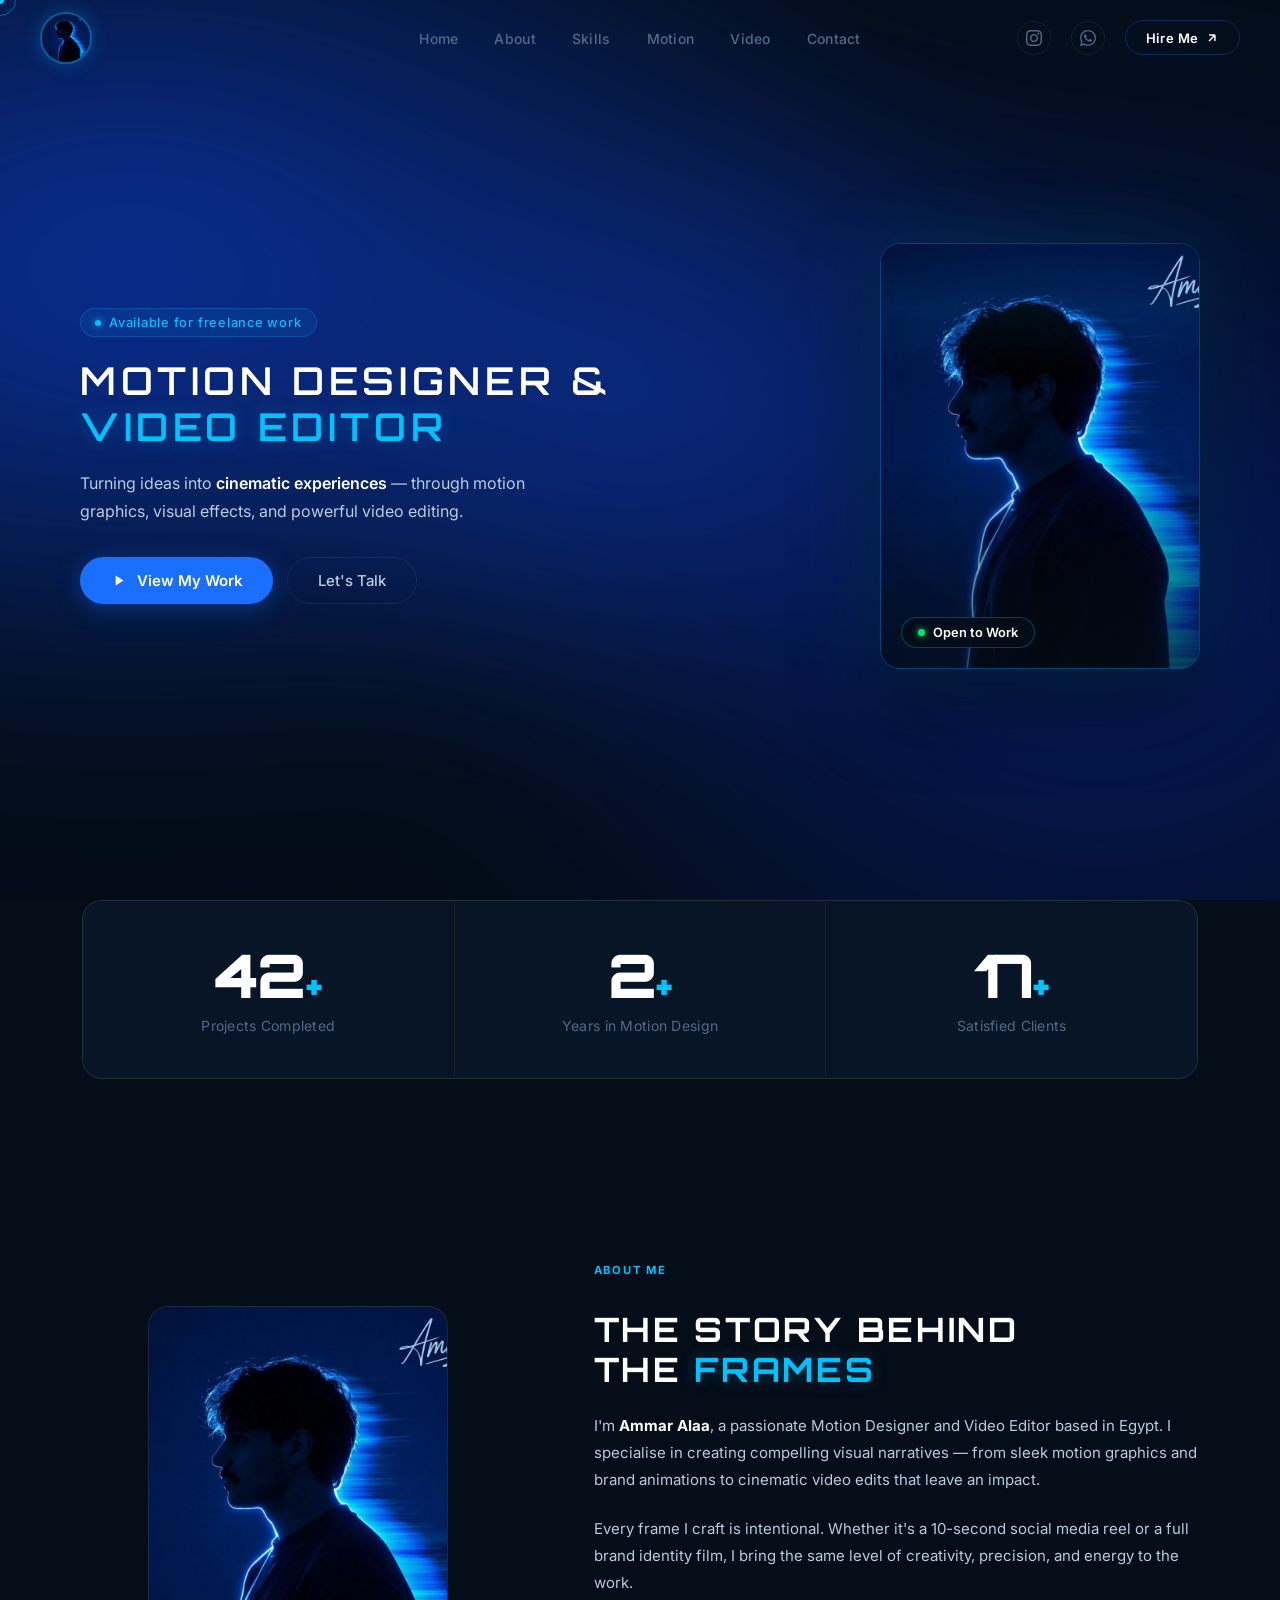
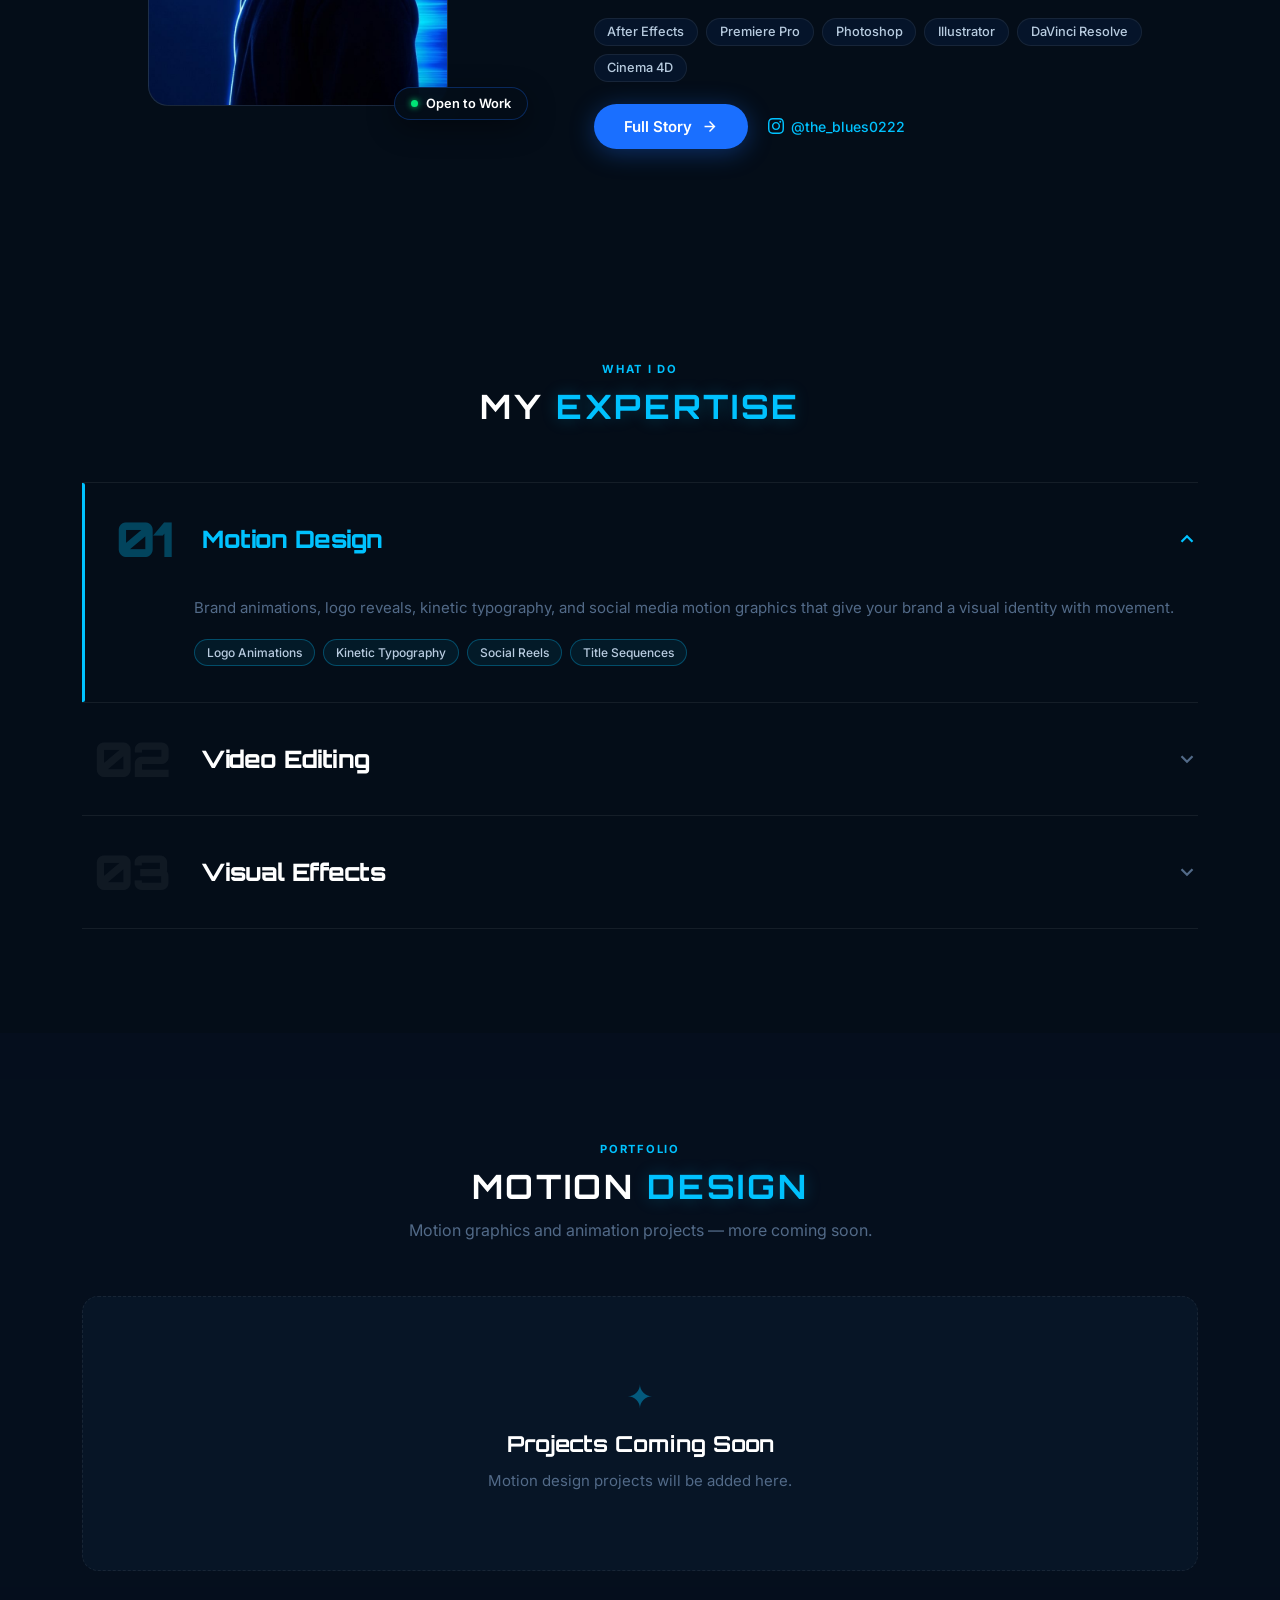
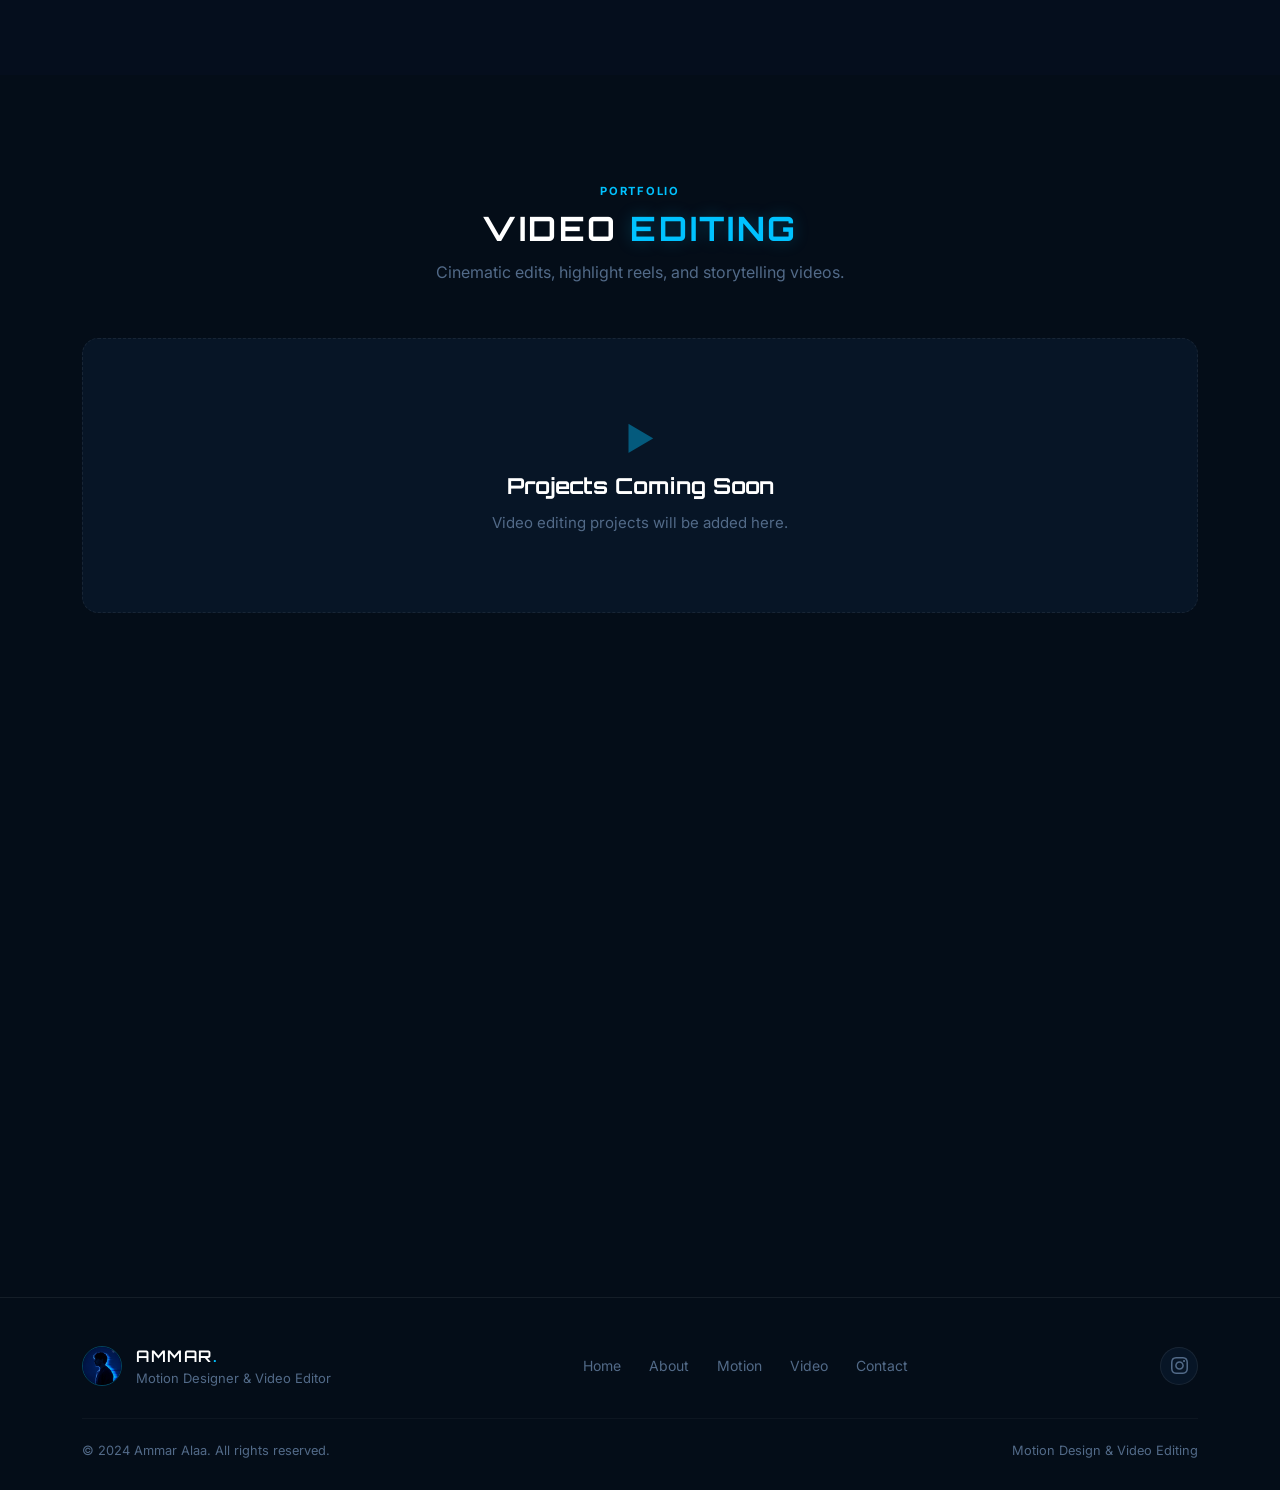
<file: index.html>
<!DOCTYPE html>
<html lang="en">
<head>
  <meta charset="UTF-8" />
  <meta name="viewport" content="width=device-width, initial-scale=1.0" />
  <title>Ammar Alaa — Motion Designer & Video Editor</title>
  <link rel="icon" type="image/jpeg" href="assets/ammar-profile.jpg" />
  <link rel="stylesheet" href="css/style.css" />
  <link rel="preconnect" href="https://fonts.googleapis.com" />
  <link rel="preconnect" href="https://fonts.gstatic.com" crossorigin />
  <link href="https://fonts.googleapis.com/css2?family=Inter:wght@300;400;500;600;700;800;900&family=Orbitron:wght@400;500;600;700;800;900&display=swap" rel="stylesheet" />
</head>
<body>

  <!-- ─── Ethereal Shadow — site-wide fixed background ───── -->
  <div class="site-bg" aria-hidden="true">
    <div class="site-bg-warp"></div>
    <div class="site-bg-noise"></div>
  </div>

  <!-- ─── Cursor ─────────────────────────────────────────── -->
  <div class="cursor" id="cursor"></div>
  <div class="cursor-follower" id="cursorFollower"></div>

  <!-- ─── Navbar ─────────────────────────────────────────── -->
  <nav class="navbar" id="navbar">
    <a href="index.html" class="nav-logo">
      <img src="assets/ammar-profile.jpg" alt="Ammar Alaa" class="nav-logo-img" />
    </a>

    <ul class="nav-links" id="navLinks">
      <li><a href="index.html" class="nav-link active">Home</a></li>
      <li><a href="#about" class="nav-link">About</a></li>
      <li><a href="#skills" class="nav-link">Skills</a></li>
      <li><a href="#motion" class="nav-link">Motion</a></li>
      <li><a href="#video" class="nav-link">Video</a></li>
      <li><a href="contact.html" class="nav-link">Contact</a></li>
      <li class="nav-mob-social">
        <div class="nav-mob-icons">
          <a href="https://www.instagram.com/the_blues0222" target="_blank" rel="noopener" class="nav-mob-ig" aria-label="Instagram">
            <svg viewBox="0 0 24 24" fill="currentColor"><path d="M12 2.163c3.204 0 3.584.012 4.85.07 3.252.148 4.771 1.691 4.919 4.919.058 1.265.069 1.645.069 4.849 0 3.205-.012 3.584-.069 4.849-.149 3.225-1.664 4.771-4.919 4.919-1.266.058-1.644.07-4.85.07-3.204 0-3.584-.012-4.849-.07-3.26-.149-4.771-1.699-4.919-4.92-.058-1.265-.07-1.644-.07-4.849 0-3.204.013-3.583.07-4.849.149-3.227 1.664-4.771 4.919-4.919 1.266-.057 1.645-.069 4.849-.069zm0-2.163c-3.259 0-3.667.014-4.947.072-4.358.2-6.78 2.618-6.98 6.98-.059 1.281-.073 1.689-.073 4.948 0 3.259.014 3.668.072 4.948.2 4.358 2.618 6.78 6.98 6.98 1.281.058 1.689.072 4.948.072 3.259 0 3.668-.014 4.948-.072 4.354-.2 6.782-2.618 6.979-6.98.059-1.28.073-1.689.073-4.948 0-3.259-.014-3.667-.072-4.947-.196-4.354-2.617-6.78-6.979-6.98-1.281-.059-1.69-.073-4.949-.073zm0 5.838c-3.403 0-6.162 2.759-6.162 6.162s2.759 6.163 6.162 6.163 6.162-2.759 6.162-6.163c0-3.403-2.759-6.162-6.162-6.162zm0 10.162c-2.209 0-4-1.79-4-4 0-2.209 1.791-4 4-4s4 1.791 4 4c0 2.21-1.791 4-4 4zm6.406-11.845c-.796 0-1.441.645-1.441 1.44s.645 1.44 1.441 1.44c.795 0 1.439-.645 1.439-1.44s-.644-1.44-1.439-1.44z"/></svg>
          </a>
          <a href="https://wa.me/201147716555" target="_blank" rel="noopener" class="nav-mob-wa" aria-label="WhatsApp">
            <svg viewBox="0 0 24 24" fill="currentColor"><path d="M17.472 14.382c-.297-.149-1.758-.867-2.03-.967-.273-.099-.471-.148-.67.15-.197.297-.767.966-.94 1.164-.173.199-.347.223-.644.075-.297-.15-1.255-.463-2.39-1.475-.883-.788-1.48-1.761-1.653-2.059-.173-.297-.018-.458.13-.606.134-.133.298-.347.446-.52.149-.174.198-.298.298-.497.099-.198.05-.371-.025-.52-.075-.149-.669-1.612-.916-2.207-.242-.579-.487-.5-.669-.51-.173-.008-.371-.01-.57-.01-.198 0-.52.074-.792.372-.272.297-1.04 1.016-1.04 2.479 0 1.462 1.065 2.875 1.213 3.074.149.198 2.096 3.2 5.077 4.487.709.306 1.262.489 1.694.625.712.227 1.36.195 1.871.118.571-.085 1.758-.719 2.006-1.413.248-.694.248-1.289.173-1.413-.074-.124-.272-.198-.57-.347m-5.421 7.403h-.004a9.87 9.87 0 01-5.031-1.378l-.361-.214-3.741.982.998-3.648-.235-.374a9.86 9.86 0 01-1.51-5.26c.001-5.45 4.436-9.884 9.888-9.884 2.64 0 5.122 1.03 6.988 2.898a9.825 9.825 0 012.893 6.994c-.003 5.45-4.437 9.884-9.885 9.884m8.413-18.297A11.815 11.815 0 0012.05 0C5.495 0 .16 5.335.157 11.892c0 2.096.547 4.142 1.588 5.945L.057 24l6.305-1.654a11.882 11.882 0 005.683 1.448h.005c6.554 0 11.89-5.335 11.893-11.893a11.821 11.821 0 00-3.48-8.413z"/></svg>
          </a>
        </div>
        <a href="contact.html" class="btn-primary nav-mob-hire">
          <span>Hire Me</span>
          <svg viewBox="0 0 24 24" fill="none" stroke="currentColor" stroke-width="2.5"><path d="M7 17L17 7M17 7H7M17 7v10"/></svg>
        </a>
      </li>
    </ul>

    <div class="nav-right">
      <a href="https://www.instagram.com/the_blues0222" target="_blank" rel="noopener" class="nav-ig" aria-label="Instagram">
        <svg viewBox="0 0 24 24" fill="currentColor"><path d="M12 2.163c3.204 0 3.584.012 4.85.07 3.252.148 4.771 1.691 4.919 4.919.058 1.265.069 1.645.069 4.849 0 3.205-.012 3.584-.069 4.849-.149 3.225-1.664 4.771-4.919 4.919-1.266.058-1.644.07-4.85.07-3.204 0-3.584-.012-4.849-.07-3.26-.149-4.771-1.699-4.919-4.92-.058-1.265-.07-1.644-.07-4.849 0-3.204.013-3.583.07-4.849.149-3.227 1.664-4.771 4.919-4.919 1.266-.057 1.645-.069 4.849-.069zm0-2.163c-3.259 0-3.667.014-4.947.072-4.358.2-6.78 2.618-6.98 6.98-.059 1.281-.073 1.689-.073 4.948 0 3.259.014 3.668.072 4.948.2 4.358 2.618 6.78 6.98 6.98 1.281.058 1.689.072 4.948.072 3.259 0 3.668-.014 4.948-.072 4.354-.2 6.782-2.618 6.979-6.98.059-1.28.073-1.689.073-4.948 0-3.259-.014-3.667-.072-4.947-.196-4.354-2.617-6.78-6.979-6.98-1.281-.059-1.69-.073-4.949-.073zm0 5.838c-3.403 0-6.162 2.759-6.162 6.162s2.759 6.163 6.162 6.163 6.162-2.759 6.162-6.163c0-3.403-2.759-6.162-6.162-6.162zm0 10.162c-2.209 0-4-1.79-4-4 0-2.209 1.791-4 4-4s4 1.791 4 4c0 2.21-1.791 4-4 4zm6.406-11.845c-.796 0-1.441.645-1.441 1.44s.645 1.44 1.441 1.44c.795 0 1.439-.645 1.439-1.44s-.644-1.44-1.439-1.44z"/></svg>
      </a>
      <a href="https://wa.me/201147716555" target="_blank" rel="noopener" class="nav-wa" aria-label="WhatsApp">
        <svg viewBox="0 0 24 24" fill="currentColor"><path d="M17.472 14.382c-.297-.149-1.758-.867-2.03-.967-.273-.099-.471-.148-.67.15-.197.297-.767.966-.94 1.164-.173.199-.347.223-.644.075-.297-.15-1.255-.463-2.39-1.475-.883-.788-1.48-1.761-1.653-2.059-.173-.297-.018-.458.13-.606.134-.133.298-.347.446-.52.149-.174.198-.298.298-.497.099-.198.05-.371-.025-.52-.075-.149-.669-1.612-.916-2.207-.242-.579-.487-.5-.669-.51-.173-.008-.371-.01-.57-.01-.198 0-.52.074-.792.372-.272.297-1.04 1.016-1.04 2.479 0 1.462 1.065 2.875 1.213 3.074.149.198 2.096 3.2 5.077 4.487.709.306 1.262.489 1.694.625.712.227 1.36.195 1.871.118.571-.085 1.758-.719 2.006-1.413.248-.694.248-1.289.173-1.413-.074-.124-.272-.198-.57-.347m-5.421 7.403h-.004a9.87 9.87 0 01-5.031-1.378l-.361-.214-3.741.982.998-3.648-.235-.374a9.86 9.86 0 01-1.51-5.26c.001-5.45 4.436-9.884 9.888-9.884 2.64 0 5.122 1.03 6.988 2.898a9.825 9.825 0 012.893 6.994c-.003 5.45-4.437 9.884-9.885 9.884m8.413-18.297A11.815 11.815 0 0012.05 0C5.495 0 .16 5.335.157 11.892c0 2.096.547 4.142 1.588 5.945L.057 24l6.305-1.654a11.882 11.882 0 005.683 1.448h.005c6.554 0 11.89-5.335 11.893-11.893a11.821 11.821 0 00-3.48-8.413z"/></svg>
      </a>
      <a href="contact.html" class="btn-nav">
        Hire Me
        <svg viewBox="0 0 24 24" fill="none" stroke="currentColor" stroke-width="2.5"><path d="M7 17L17 7M17 7H7M17 7v10"/></svg>
      </a>
    </div>

    <button class="hamburger" id="hamburger" aria-label="menu">
      <span></span><span></span><span></span>
    </button>
  </nav>

  <!-- ─── HERO ──────────────────────────────────────────── -->
  <section class="hero" id="hero">
    <div class="hero-left">
      <p class="hero-tag">
        <span class="hero-tag-dot"></span>
        Available for freelance work
      </p>
      <h1 class="hero-title">
        Motion Designer &amp; <em class="glow-text">Video Editor</em>
      </h1>
      <p class="hero-sub">
        Turning ideas into <strong>cinematic experiences</strong> — through motion graphics,
        visual effects, and powerful video editing.
      </p>
      <div class="hero-cta">
        <a href="#motion" class="btn-primary">
          <svg viewBox="0 0 24 24" fill="currentColor"><path d="M8 5v14l11-7z"/></svg>
          <span>View My Work</span>
        </a>
        <a href="contact.html" class="btn-ghost">Let's Talk</a>
      </div>
    </div>

    <div class="hero-right">
      <div class="hero-photo-wrap">
        <div class="hero-photo-card">
          <img src="assets/ammar-profile.jpg" alt="Ammar Alaa" class="hero-photo" />
          <div class="hero-photo-glow"></div>
          <div class="hero-photo-badge">
            <span class="pulse-green"></span>
            Open to Work
          </div>
        </div>
      </div>
    </div>
  </section>

  <!-- ─── STATS SECTION ─────────────────────────────────── -->
  <section class="stats-section">
    <div class="container">
      <div class="stats-grid">
        <div class="stat-card reveal-up" style="--delay:.0s">
          <span class="stat-card-num" data-count="50">0</span><span class="stat-card-plus">+</span>
          <p class="stat-card-label">Projects Completed</p>
        </div>
        <div class="stat-card reveal-up" style="--delay:.1s">
          <span class="stat-card-num" data-count="3">0</span><span class="stat-card-plus">+</span>
          <p class="stat-card-label">Years in Motion Design</p>
        </div>
        <div class="stat-card reveal-up" style="--delay:.2s">
          <span class="stat-card-num" data-count="20">0</span><span class="stat-card-plus">+</span>
          <p class="stat-card-label">Satisfied Clients</p>
        </div>
      </div>
    </div>
  </section>

  <!-- ─── ABOUT ─────────────────────────────────────────── -->
  <section class="about section" id="about">
    <div class="container">
      <div class="about-grid">
        <div class="about-visual">
          <div class="about-img-wrap reveal-left">
            <div class="about-img-placeholder">
              <img src="assets/ammar-profile.jpg" alt="Ammar Alaa" class="about-real-photo"
                onerror="this.style.display='none'; this.nextElementSibling.style.display='block';" />
              <div class="about-initials" style="display:none">AA</div>
            </div>
            <div class="about-badge-wrap">
              <div class="about-badge">
                <span class="pulse"></span>
                Open to Work
              </div>
            </div>
          </div>
        </div>
        <div class="about-content reveal-right">
          <p class="section-tag">About Me</p>
          <h2 class="section-title">The Story Behind<br/>the <em class="glow-text">Frames</em></h2>
          <p class="about-text">
            I'm <strong>Ammar Alaa</strong>, a passionate Motion Designer and Video Editor based in Egypt.
            I specialise in creating compelling visual narratives — from sleek motion graphics and brand
            animations to cinematic video edits that leave an impact.
          </p>
          <p class="about-text">
            Every frame I craft is intentional. Whether it's a 10-second social media reel or a full
            brand identity film, I bring the same level of creativity, precision, and energy to the work.
          </p>
          <div class="about-tools">
            <span class="tool-tag">After Effects</span>
            <span class="tool-tag">Premiere Pro</span>
            <span class="tool-tag">Photoshop</span>
            <span class="tool-tag">Illustrator</span>
            <span class="tool-tag">DaVinci Resolve</span>
            <span class="tool-tag">Cinema 4D</span>
          </div>
          <div class="about-links">
            <a href="about.html" class="btn-primary">
              <span>Full Story</span>
              <svg viewBox="0 0 24 24" fill="none" stroke="currentColor" stroke-width="2"><path d="M5 12h14M12 5l7 7-7 7"/></svg>
            </a>
            <a href="https://www.instagram.com/the_blues0222" target="_blank" rel="noopener" class="social-link">
              <svg viewBox="0 0 24 24" fill="currentColor"><path d="M12 2.163c3.204 0 3.584.012 4.85.07 3.252.148 4.771 1.691 4.919 4.919.058 1.265.069 1.645.069 4.849 0 3.205-.012 3.584-.069 4.849-.149 3.225-1.664 4.771-4.919 4.919-1.266.058-1.644.07-4.85.07-3.204 0-3.584-.012-4.849-.07-3.26-.149-4.771-1.699-4.919-4.92-.058-1.265-.07-1.644-.07-4.849 0-3.204.013-3.583.07-4.849.149-3.227 1.664-4.771 4.919-4.919 1.266-.057 1.645-.069 4.849-.069zm0-2.163c-3.259 0-3.667.014-4.947.072-4.358.2-6.78 2.618-6.98 6.98-.059 1.281-.073 1.689-.073 4.948 0 3.259.014 3.668.072 4.948.2 4.358 2.618 6.78 6.98 6.98 1.281.058 1.689.072 4.948.072 3.259 0 3.668-.014 4.948-.072 4.354-.2 6.782-2.618 6.979-6.98.059-1.28.073-1.689.073-4.948 0-3.259-.014-3.667-.072-4.947-.196-4.354-2.617-6.78-6.979-6.98-1.281-.059-1.69-.073-4.949-.073zm0 5.838c-3.403 0-6.162 2.759-6.162 6.162s2.759 6.163 6.162 6.163 6.162-2.759 6.162-6.163c0-3.403-2.759-6.162-6.162-6.162zm0 10.162c-2.209 0-4-1.79-4-4 0-2.209 1.791-4 4-4s4 1.791 4 4c0 2.21-1.791 4-4 4zm6.406-11.845c-.796 0-1.441.645-1.441 1.44s.645 1.44 1.441 1.44c.795 0 1.439-.645 1.439-1.44s-.644-1.44-1.439-1.44z"/></svg>
              @the_blues0222
            </a>
          </div>
        </div>
      </div>
    </div>
  </section>

  <!-- ─── SKILLS ────────────────────────────────────────── -->
  <section class="skills section" id="skills">
    <div class="container">
      <div class="section-header reveal-up">
        <p class="section-tag">What I Do</p>
        <h2 class="section-title">My <em class="glow-text">Expertise</em></h2>
      </div>
      <div class="expertise-accordion reveal-up">
        <div class="ea-item">
          <button class="ea-trigger">
            <span class="ea-num">01</span>
            <h3 class="ea-title">Motion Design</h3>
            <svg class="ea-chevron" viewBox="0 0 24 24" fill="none" stroke="currentColor" stroke-width="2.5"><path d="M6 9l6 6 6-6"/></svg>
          </button>
          <div class="ea-body">
            <div class="ea-body-inner">
              <p class="ea-desc">Brand animations, logo reveals, kinetic typography, and social media motion graphics that give your brand a visual identity with movement.</p>
              <div class="ea-tags">
                <span class="ea-tag">Logo Animations</span>
                <span class="ea-tag">Kinetic Typography</span>
                <span class="ea-tag">Social Reels</span>
                <span class="ea-tag">Title Sequences</span>
              </div>
            </div>
          </div>
        </div>
        <div class="ea-item">
          <button class="ea-trigger">
            <span class="ea-num">02</span>
            <h3 class="ea-title">Video Editing</h3>
            <svg class="ea-chevron" viewBox="0 0 24 24" fill="none" stroke="currentColor" stroke-width="2.5"><path d="M6 9l6 6 6-6"/></svg>
          </button>
          <div class="ea-body">
            <div class="ea-body-inner">
              <p class="ea-desc">Cinematic edits, event highlights, promotional videos, and YouTube content — precise cuts with storytelling at the core of every project.</p>
              <div class="ea-tags">
                <span class="ea-tag">Cinematic Edits</span>
                <span class="ea-tag">Event Highlights</span>
                <span class="ea-tag">Promo Videos</span>
                <span class="ea-tag">Color Grading</span>
              </div>
            </div>
          </div>
        </div>
        <div class="ea-item">
          <button class="ea-trigger">
            <span class="ea-num">03</span>
            <h3 class="ea-title">Visual Effects</h3>
            <svg class="ea-chevron" viewBox="0 0 24 24" fill="none" stroke="currentColor" stroke-width="2.5"><path d="M6 9l6 6 6-6"/></svg>
          </button>
          <div class="ea-body">
            <div class="ea-body-inner">
              <p class="ea-desc">Compositing, VFX integration, green screen removal, particle systems, and post-production work that elevates raw footage into polished final pieces.</p>
              <div class="ea-tags">
                <span class="ea-tag">Compositing</span>
                <span class="ea-tag">VFX Integration</span>
                <span class="ea-tag">Green Screen</span>
                <span class="ea-tag">Particle FX</span>
              </div>
            </div>
          </div>
        </div>
      </div>
    </div>
  </section>


  <!-- ─── MOTION DESIGN PROJECTS ────────────────────────── -->
  <section class="projects section section-alt" id="motion">
    <div class="container">
      <div class="section-header reveal-up">
        <p class="section-tag">Portfolio</p>
        <h2 class="section-title">Motion <em class="glow-text">Design</em></h2>
        <p class="section-desc">Motion graphics and animation projects — more coming soon.</p>
      </div>
      <div class="projects-grid" id="motionGrid">
        <!-- ── ADD MOTION PROJECTS HERE ──
        <div class="project-card">
          <div class="project-thumb">
            <video src="assets/motion/project1.mp4" muted loop playsinline></video>
            <div class="project-overlay"><button class="play-btn">▶</button></div>
          </div>
          <div class="project-info">
            <span class="project-cat">Motion Design</span>
            <h3 class="project-name">Project Name</h3>
            <p class="project-desc">Brief description.</p>
          </div>
        </div>
        -->
        <div class="coming-soon-card">
          <div class="cs-icon">✦</div>
          <h3>Projects Coming Soon</h3>
          <p>Motion design projects will be added here.</p>
        </div>
      </div>
    </div>
  </section>

  <!-- ─── VIDEO EDITING PROJECTS ────────────────────────── -->
  <section class="projects section" id="video">
    <div class="container">
      <div class="section-header reveal-up">
        <p class="section-tag">Portfolio</p>
        <h2 class="section-title">Video <em class="glow-text">Editing</em></h2>
        <p class="section-desc">Cinematic edits, highlight reels, and storytelling videos.</p>
      </div>
      <div class="projects-grid" id="videoGrid">
        <!-- ── ADD VIDEO EDITING PROJECTS HERE ──
        <div class="project-card">
          <div class="project-thumb">
            <video src="assets/video/project1.mp4" muted loop playsinline></video>
            <div class="project-overlay"><button class="play-btn">▶</button></div>
          </div>
          <div class="project-info">
            <span class="project-cat">Video Edit</span>
            <h3 class="project-name">Project Name</h3>
            <p class="project-desc">Brief description.</p>
          </div>
        </div>
        -->
        <div class="coming-soon-card">
          <div class="cs-icon">▶</div>
          <h3>Projects Coming Soon</h3>
          <p>Video editing projects will be added here.</p>
        </div>
      </div>
    </div>
  </section>

  <!-- ─── CTA BANNER ────────────────────────────────────── -->
  <section class="cta-section">
    <div class="container">
      <div class="cta-card reveal-up">
        <div class="cta-grid-overlay"></div>
        <div class="cta-content">
          <h2 class="cta-title">Ready to Create Something<br/>Remarkable?</h2>
          <p class="cta-sub">Let's turn your ideas into cinematic experiences — start a conversation.</p>
          <a href="contact.html" class="btn-cta">
            <span class="btn-cta-icon">
              <svg viewBox="0 0 24 24" fill="none" stroke="currentColor" stroke-width="2.5"><path d="M5 12h14M12 5l7 7-7 7"/></svg>
            </span>
            Get In Touch
          </a>
        </div>
      </div>
    </div>
  </section>

  <!-- ─── FOOTER ────────────────────────────────────────── -->
  <footer class="footer">
    <div class="container">
      <div class="footer-top">
        <div class="footer-logo">
          <img src="assets/ammar-profile.jpg" alt="Ammar Alaa" class="footer-logo-img" />
          <div class="footer-logo-text">
            <span class="logo-name">Ammar<span class="logo-dot">.</span></span>
            <p>Motion Designer & Video Editor</p>
          </div>
        </div>
        <nav class="footer-nav">
          <a href="index.html">Home</a>
          <a href="about.html">About</a>
          <a href="#motion">Motion</a>
          <a href="#video">Video</a>
          <a href="contact.html">Contact</a>
        </nav>
        <div class="footer-social">
          <a href="https://www.instagram.com/the_blues0222" target="_blank" rel="noopener" aria-label="Instagram">
            <svg viewBox="0 0 24 24" fill="currentColor"><path d="M12 2.163c3.204 0 3.584.012 4.85.07 3.252.148 4.771 1.691 4.919 4.919.058 1.265.069 1.645.069 4.849 0 3.205-.012 3.584-.069 4.849-.149 3.225-1.664 4.771-4.919 4.919-1.266.058-1.644.07-4.85.07-3.204 0-3.584-.012-4.849-.07-3.26-.149-4.771-1.699-4.919-4.92-.058-1.265-.07-1.644-.07-4.849 0-3.204.013-3.583.07-4.849.149-3.227 1.664-4.771 4.919-4.919 1.266-.057 1.645-.069 4.849-.069zm0-2.163c-3.259 0-3.667.014-4.947.072-4.358.2-6.78 2.618-6.98 6.98-.059 1.281-.073 1.689-.073 4.948 0 3.259.014 3.668.072 4.948.2 4.358 2.618 6.78 6.98 6.98 1.281.058 1.689.072 4.948.072 3.259 0 3.668-.014 4.948-.072 4.354-.2 6.782-2.618 6.979-6.98.059-1.28.073-1.689.073-4.948 0-3.259-.014-3.667-.072-4.947-.196-4.354-2.617-6.78-6.979-6.98-1.281-.059-1.69-.073-4.949-.073zm0 5.838c-3.403 0-6.162 2.759-6.162 6.162s2.759 6.163 6.162 6.163 6.162-2.759 6.162-6.163c0-3.403-2.759-6.162-6.162-6.162zm0 10.162c-2.209 0-4-1.79-4-4 0-2.209 1.791-4 4-4s4 1.791 4 4c0 2.21-1.791 4-4 4zm6.406-11.845c-.796 0-1.441.645-1.441 1.44s.645 1.44 1.441 1.44c.795 0 1.439-.645 1.439-1.44s-.644-1.44-1.439-1.44z"/></svg>
          </a>
        </div>
      </div>
      <div class="footer-bottom">
        <p>© 2024 Ammar Alaa. All rights reserved.</p>
        <p>Motion Design & Video Editing</p>
      </div>
    </div>
  </footer>

  <script src="js/main.js"></script>
</body>
</html>
</file>
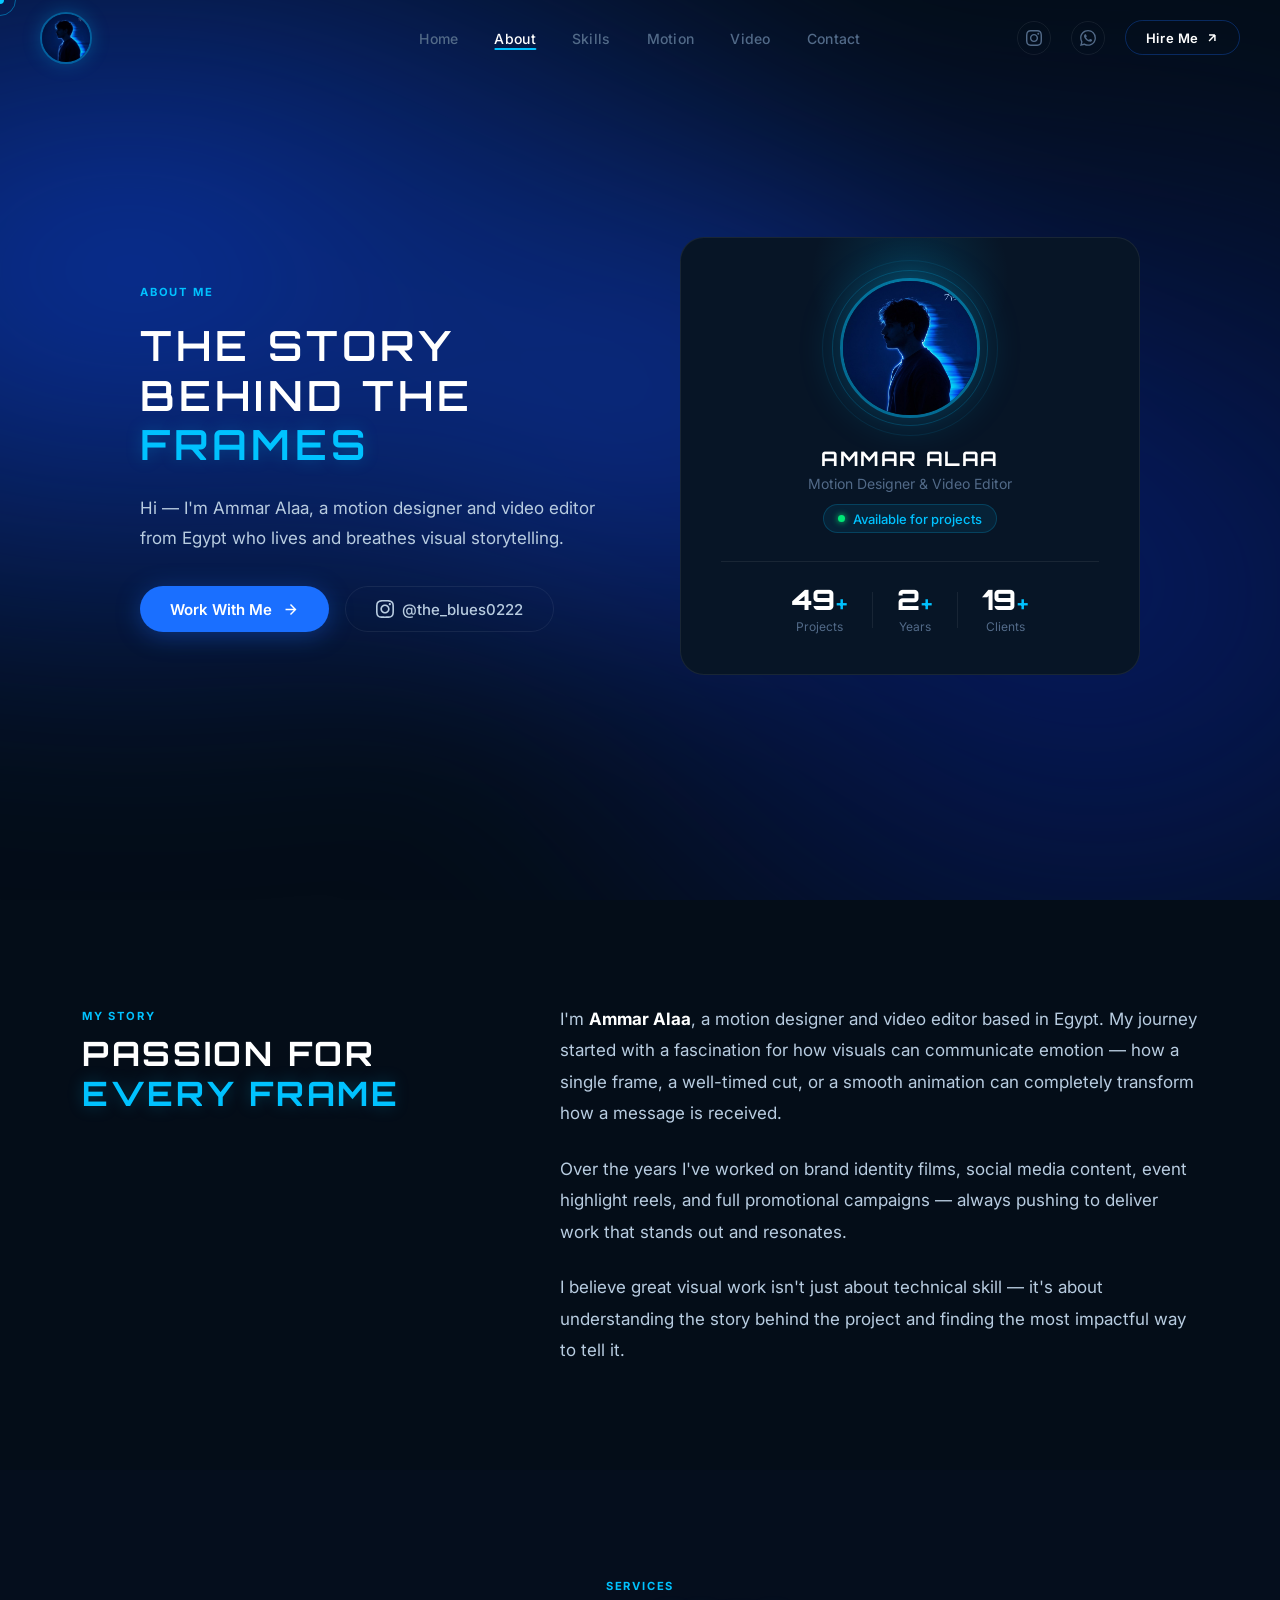
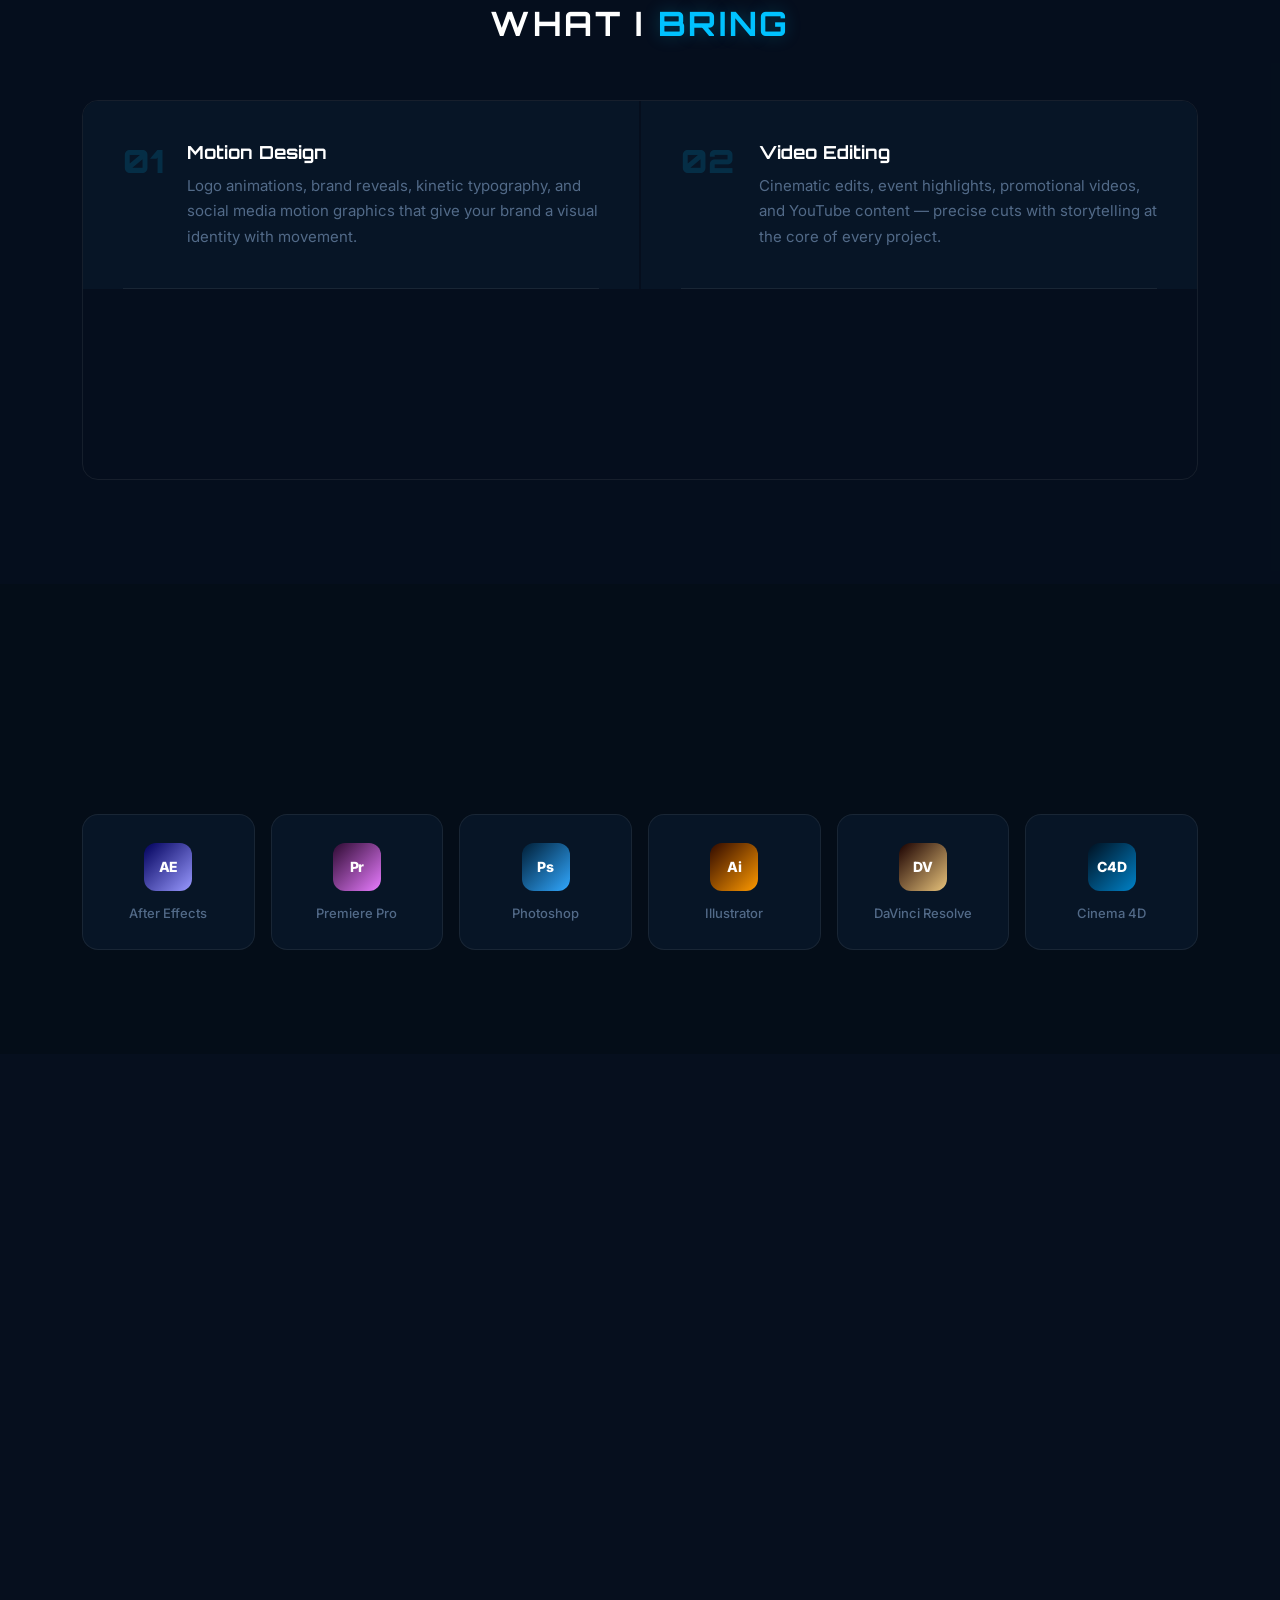
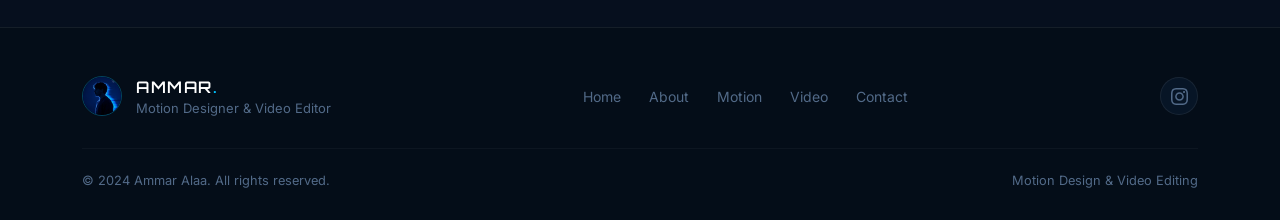
<file: about.html>
<!DOCTYPE html>
<html lang="en">
<head>
  <meta charset="UTF-8" />
  <meta name="viewport" content="width=device-width, initial-scale=1.0" />
  <title>About — Ammar Alaa | Motion Designer & Video Editor</title>
  <link rel="icon" type="image/jpeg" href="assets/ammar-profile.jpg" />
  <link rel="stylesheet" href="css/style.css" />
  <link rel="stylesheet" href="css/about.css" />
  <link rel="preconnect" href="https://fonts.googleapis.com" />
  <link rel="preconnect" href="https://fonts.gstatic.com" crossorigin />
  <link href="https://fonts.googleapis.com/css2?family=Inter:wght@300;400;500;600;700;800;900&family=Orbitron:wght@400;500;600;700;800;900&display=swap" rel="stylesheet" />
</head>
<body>

  <!-- ─── Site Background ───────────────────────────────── -->
  <div class="site-bg" aria-hidden="true">
    <div class="site-bg-warp"></div>
    <div class="site-bg-noise"></div>
  </div>

  <!-- ─── Cursor ─────────────────────────────────────────── -->
  <div class="cursor" id="cursor"></div>
  <div class="cursor-follower" id="cursorFollower"></div>

  <!-- ─── Navbar ─────────────────────────────────────────── -->
  <nav class="navbar" id="navbar">
    <a href="index.html" class="nav-logo">
      <img src="assets/ammar-profile.jpg" alt="Ammar Alaa" class="nav-logo-img" />
    </a>
    <ul class="nav-links" id="navLinks">
      <li><a href="index.html"        class="nav-link">Home</a></li>
      <li><a href="about.html"        class="nav-link active">About</a></li>
      <li><a href="index.html#skills" class="nav-link">Skills</a></li>
      <li><a href="index.html#motion" class="nav-link">Motion</a></li>
      <li><a href="index.html#video"  class="nav-link">Video</a></li>
      <li><a href="contact.html"      class="nav-link">Contact</a></li>
      <li class="nav-mob-social">
        <div class="nav-mob-icons">
          <a href="https://www.instagram.com/the_blues0222" target="_blank" rel="noopener" class="nav-mob-ig" aria-label="Instagram">
            <svg viewBox="0 0 24 24" fill="currentColor"><path d="M12 2.163c3.204 0 3.584.012 4.85.07 3.252.148 4.771 1.691 4.919 4.919.058 1.265.069 1.645.069 4.849 0 3.205-.012 3.584-.069 4.849-.149 3.225-1.664 4.771-4.919 4.919-1.266.058-1.644.07-4.85.07-3.204 0-3.584-.012-4.849-.07-3.26-.149-4.771-1.699-4.919-4.92-.058-1.265-.07-1.644-.07-4.849 0-3.204.013-3.583.07-4.849.149-3.227 1.664-4.771 4.919-4.919 1.266-.057 1.645-.069 4.849-.069zm0-2.163c-3.259 0-3.667.014-4.947.072-4.358.2-6.78 2.618-6.98 6.98-.059 1.281-.073 1.689-.073 4.948 0 3.259.014 3.668.072 4.948.2 4.358 2.618 6.78 6.98 6.98 1.281.058 1.689.072 4.948.072 3.259 0 3.668-.014 4.948-.072 4.354-.2 6.782-2.618 6.979-6.98.059-1.28.073-1.689.073-4.948 0-3.259-.014-3.667-.072-4.947-.196-4.354-2.617-6.78-6.979-6.98-1.281-.059-1.69-.073-4.949-.073zm0 5.838c-3.403 0-6.162 2.759-6.162 6.162s2.759 6.163 6.162 6.163 6.162-2.759 6.162-6.163c0-3.403-2.759-6.162-6.162-6.162zm0 10.162c-2.209 0-4-1.79-4-4 0-2.209 1.791-4 4-4s4 1.791 4 4c0 2.21-1.791 4-4 4zm6.406-11.845c-.796 0-1.441.645-1.441 1.44s.645 1.44 1.441 1.44c.795 0 1.439-.645 1.439-1.44s-.644-1.44-1.439-1.44z"/></svg>
          </a>
          <a href="https://wa.me/201147716555" target="_blank" rel="noopener" class="nav-mob-wa" aria-label="WhatsApp">
            <svg viewBox="0 0 24 24" fill="currentColor"><path d="M17.472 14.382c-.297-.149-1.758-.867-2.03-.967-.273-.099-.471-.148-.67.15-.197.297-.767.966-.94 1.164-.173.199-.347.223-.644.075-.297-.15-1.255-.463-2.39-1.475-.883-.788-1.48-1.761-1.653-2.059-.173-.297-.018-.458.13-.606.134-.133.298-.347.446-.52.149-.174.198-.298.298-.497.099-.198.05-.371-.025-.52-.075-.149-.669-1.612-.916-2.207-.242-.579-.487-.5-.669-.51-.173-.008-.371-.01-.57-.01-.198 0-.52.074-.792.372-.272.297-1.04 1.016-1.04 2.479 0 1.462 1.065 2.875 1.213 3.074.149.198 2.096 3.2 5.077 4.487.709.306 1.262.489 1.694.625.712.227 1.36.195 1.871.118.571-.085 1.758-.719 2.006-1.413.248-.694.248-1.289.173-1.413-.074-.124-.272-.198-.57-.347m-5.421 7.403h-.004a9.87 9.87 0 01-5.031-1.378l-.361-.214-3.741.982.998-3.648-.235-.374a9.86 9.86 0 01-1.51-5.26c.001-5.45 4.436-9.884 9.888-9.884 2.64 0 5.122 1.03 6.988 2.898a9.825 9.825 0 012.893 6.994c-.003 5.45-4.437 9.884-9.885 9.884m8.413-18.297A11.815 11.815 0 0012.05 0C5.495 0 .16 5.335.157 11.892c0 2.096.547 4.142 1.588 5.945L.057 24l6.305-1.654a11.882 11.882 0 005.683 1.448h.005c6.554 0 11.89-5.335 11.893-11.893a11.821 11.821 0 00-3.48-8.413z"/></svg>
          </a>
        </div>
        <a href="contact.html" class="btn-primary nav-mob-hire">
          <span>Hire Me</span>
          <svg viewBox="0 0 24 24" fill="none" stroke="currentColor" stroke-width="2.5"><path d="M7 17L17 7M17 7H7M17 7v10"/></svg>
        </a>
      </li>
    </ul>
    <div class="nav-right">
      <a href="https://www.instagram.com/the_blues0222" target="_blank" rel="noopener" class="nav-ig" aria-label="Instagram">
        <svg viewBox="0 0 24 24" fill="currentColor"><path d="M12 2.163c3.204 0 3.584.012 4.85.07 3.252.148 4.771 1.691 4.919 4.919.058 1.265.069 1.645.069 4.849 0 3.205-.012 3.584-.069 4.849-.149 3.225-1.664 4.771-4.919 4.919-1.266.058-1.644.07-4.85.07-3.204 0-3.584-.012-4.849-.07-3.26-.149-4.771-1.699-4.919-4.92-.058-1.265-.07-1.644-.07-4.849 0-3.204.013-3.583.07-4.849.149-3.227 1.664-4.771 4.919-4.919 1.266-.057 1.645-.069 4.849-.069zm0-2.163c-3.259 0-3.667.014-4.947.072-4.358.2-6.78 2.618-6.98 6.98-.059 1.281-.073 1.689-.073 4.948 0 3.259.014 3.668.072 4.948.2 4.358 2.618 6.78 6.98 6.98 1.281.058 1.689.072 4.948.072 3.259 0 3.668-.014 4.948-.072 4.354-.2 6.782-2.618 6.979-6.98.059-1.28.073-1.689.073-4.948 0-3.259-.014-3.667-.072-4.947-.196-4.354-2.617-6.78-6.979-6.98-1.281-.059-1.69-.073-4.949-.073zm0 5.838c-3.403 0-6.162 2.759-6.162 6.162s2.759 6.163 6.162 6.163 6.162-2.759 6.162-6.163c0-3.403-2.759-6.162-6.162-6.162zm0 10.162c-2.209 0-4-1.79-4-4 0-2.209 1.791-4 4-4s4 1.791 4 4c0 2.21-1.791 4-4 4zm6.406-11.845c-.796 0-1.441.645-1.441 1.44s.645 1.44 1.441 1.44c.795 0 1.439-.645 1.439-1.44s-.644-1.44-1.439-1.44z"/></svg>
      </a>
      <a href="https://wa.me/201147716555" target="_blank" rel="noopener" class="nav-wa" aria-label="WhatsApp">
        <svg viewBox="0 0 24 24" fill="currentColor"><path d="M17.472 14.382c-.297-.149-1.758-.867-2.03-.967-.273-.099-.471-.148-.67.15-.197.297-.767.966-.94 1.164-.173.199-.347.223-.644.075-.297-.15-1.255-.463-2.39-1.475-.883-.788-1.48-1.761-1.653-2.059-.173-.297-.018-.458.13-.606.134-.133.298-.347.446-.52.149-.174.198-.298.298-.497.099-.198.05-.371-.025-.52-.075-.149-.669-1.612-.916-2.207-.242-.579-.487-.5-.669-.51-.173-.008-.371-.01-.57-.01-.198 0-.52.074-.792.372-.272.297-1.04 1.016-1.04 2.479 0 1.462 1.065 2.875 1.213 3.074.149.198 2.096 3.2 5.077 4.487.709.306 1.262.489 1.694.625.712.227 1.36.195 1.871.118.571-.085 1.758-.719 2.006-1.413.248-.694.248-1.289.173-1.413-.074-.124-.272-.198-.57-.347m-5.421 7.403h-.004a9.87 9.87 0 01-5.031-1.378l-.361-.214-3.741.982.998-3.648-.235-.374a9.86 9.86 0 01-1.51-5.26c.001-5.45 4.436-9.884 9.888-9.884 2.64 0 5.122 1.03 6.988 2.898a9.825 9.825 0 012.893 6.994c-.003 5.45-4.437 9.884-9.885 9.884m8.413-18.297A11.815 11.815 0 0012.05 0C5.495 0 .16 5.335.157 11.892c0 2.096.547 4.142 1.588 5.945L.057 24l6.305-1.654a11.882 11.882 0 005.683 1.448h.005c6.554 0 11.89-5.335 11.893-11.893a11.821 11.821 0 00-3.48-8.413z"/></svg>
      </a>
      <a href="contact.html" class="btn-nav">
        Hire Me
        <svg viewBox="0 0 24 24" fill="none" stroke="currentColor" stroke-width="2.5"><path d="M7 17L17 7M17 7H7M17 7v10"/></svg>
      </a>
    </div>
    <button class="hamburger" id="hamburger" aria-label="menu">
      <span></span><span></span><span></span>
    </button>
  </nav>

  <!-- ─── ABOUT HERO ─────────────────────────────────────── -->
  <section class="about-hero">
    <div class="container">
      <div class="about-hero-inner">
        <div class="about-hero-text">
          <p class="section-tag">About Me</p>
          <h1 class="about-hero-title">
            The Story<br/>Behind the<br/><em class="glow-text">Frames</em>
          </h1>
          <p class="about-hero-sub">
            Hi — I'm Ammar Alaa, a motion designer and video editor from Egypt
            who lives and breathes visual storytelling.
          </p>
          <div class="about-hero-cta">
            <a href="index.html#contact" class="btn-primary">
              <span>Work With Me</span>
              <svg viewBox="0 0 24 24" fill="none" stroke="currentColor" stroke-width="2"><path d="M5 12h14M12 5l7 7-7 7"/></svg>
            </a>
            <a href="https://www.instagram.com/the_blues0222" target="_blank" rel="noopener" class="btn-ghost">
              <svg viewBox="0 0 24 24" fill="currentColor" style="width:18px;height:18px"><path d="M12 2.163c3.204 0 3.584.012 4.85.07 3.252.148 4.771 1.691 4.919 4.919.058 1.265.069 1.645.069 4.849 0 3.205-.012 3.584-.069 4.849-.149 3.225-1.664 4.771-4.919 4.919-1.266.058-1.644.07-4.85.07-3.204 0-3.584-.012-4.849-.07-3.26-.149-4.771-1.699-4.919-4.92-.058-1.265-.07-1.644-.07-4.849 0-3.204.013-3.583.07-4.849.149-3.227 1.664-4.771 4.919-4.919 1.266-.057 1.645-.069 4.849-.069zm0-2.163c-3.259 0-3.667.014-4.947.072-4.358.2-6.78 2.618-6.98 6.98-.059 1.281-.073 1.689-.073 4.948 0 3.259.014 3.668.072 4.948.2 4.358 2.618 6.78 6.98 6.98 1.281.058 1.689.072 4.948.072 3.259 0 3.668-.014 4.948-.072 4.354-.2 6.782-2.618 6.979-6.98.059-1.28.073-1.689.073-4.948 0-3.259-.014-3.667-.072-4.947-.196-4.354-2.617-6.78-6.979-6.98-1.281-.059-1.69-.073-4.949-.073zm0 5.838c-3.403 0-6.162 2.759-6.162 6.162s2.759 6.163 6.162 6.163 6.162-2.759 6.162-6.163c0-3.403-2.759-6.162-6.162-6.162zm0 10.162c-2.209 0-4-1.79-4-4 0-2.209 1.791-4 4-4s4 1.791 4 4c0 2.21-1.791 4-4 4zm6.406-11.845c-.796 0-1.441.645-1.441 1.44s.645 1.44 1.441 1.44c.795 0 1.439-.645 1.439-1.44s-.644-1.44-1.439-1.44z"/></svg>
              @the_blues0222
            </a>
          </div>
        </div>
        <div class="about-hero-visual">
          <div class="profile-card">
            <div class="profile-photo-wrap">
              <img
                src="assets/ammar-profile.jpg"
                alt="Ammar Alaa"
                class="profile-photo"
                onerror="this.parentElement.innerHTML='<div class=\'profile-photo-fallback\'>AA</div>'"
              />
              <div class="profile-ring"></div>
              <div class="profile-ring-2"></div>
            </div>
            <div class="profile-info">
              <h2>Ammar Alaa</h2>
              <p>Motion Designer & Video Editor</p>
              <div class="profile-status">
                <span class="pulse-dot"></span>
                Available for projects
              </div>
            </div>
            <div class="profile-stats">
              <div class="pstat">
                <span class="pstat-num" data-count="50">0</span><span class="pstat-plus">+</span>
                <span class="pstat-label">Projects</span>
              </div>
              <div class="pstat-sep"></div>
              <div class="pstat">
                <span class="pstat-num" data-count="3">0</span><span class="pstat-plus">+</span>
                <span class="pstat-label">Years</span>
              </div>
              <div class="pstat-sep"></div>
              <div class="pstat">
                <span class="pstat-num" data-count="20">0</span><span class="pstat-plus">+</span>
                <span class="pstat-label">Clients</span>
              </div>
            </div>
          </div>
        </div>
      </div>
    </div>
  </section>

  <!-- ─── BIO SECTION ────────────────────────────────────── -->
  <section class="bio-section section">
    <div class="container">
      <div class="bio-grid">
        <div class="bio-col reveal-left">
          <p class="section-tag">My Story</p>
          <h2 class="section-title">Passion for<br/><em class="glow-text">Every Frame</em></h2>
        </div>
        <div class="bio-col reveal-right">
          <p class="bio-text">
            I'm <strong>Ammar Alaa</strong>, a motion designer and video editor based in Egypt.
            My journey started with a fascination for how visuals can communicate emotion —
            how a single frame, a well-timed cut, or a smooth animation can completely transform
            how a message is received.
          </p>
          <p class="bio-text">
            Over the years I've worked on brand identity films, social media content,
            event highlight reels, and full promotional campaigns — always pushing to
            deliver work that stands out and resonates.
          </p>
          <p class="bio-text">
            I believe great visual work isn't just about technical skill — it's about
            understanding the story behind the project and finding the most impactful
            way to tell it.
          </p>
        </div>
      </div>
    </div>
  </section>

  <!-- ─── WHAT I DO ──────────────────────────────────────── -->
  <section class="services-section section section-alt">
    <div class="container">
      <div class="section-header reveal-up">
        <p class="section-tag">Services</p>
        <h2 class="section-title">What I <em class="glow-text">Bring</em></h2>
      </div>
      <div class="services-grid">
        <div class="service-item reveal-up" style="--delay:.05s">
          <div class="service-num">01</div>
          <div class="service-content">
            <h3>Motion Design</h3>
            <p>Logo animations, brand reveals, kinetic typography, and social media motion graphics
            that give your brand a visual identity with movement.</p>
          </div>
        </div>
        <div class="service-item reveal-up" style="--delay:.12s">
          <div class="service-num">02</div>
          <div class="service-content">
            <h3>Video Editing</h3>
            <p>Cinematic edits, event highlights, promotional videos, and YouTube content —
            precise cuts with storytelling at the core of every project.</p>
          </div>
        </div>
        <div class="service-item reveal-up" style="--delay:.19s">
          <div class="service-num">03</div>
          <div class="service-content">
            <h3>Visual Effects</h3>
            <p>Compositing, VFX integration, green screen, color grading, and post-production
            work that elevates raw footage into polished final pieces.</p>
          </div>
        </div>
        <div class="service-item reveal-up" style="--delay:.26s">
          <div class="service-num">04</div>
          <div class="service-content">
            <h3>Social Content</h3>
            <p>Short-form content designed for Instagram Reels, TikTok, YouTube Shorts —
            fast, engaging, and crafted to stop the scroll.</p>
          </div>
        </div>
      </div>
    </div>
  </section>

  <!-- ─── TOOLS & SOFTWARE ───────────────────────────────── -->
  <section class="tools-section section">
    <div class="container">
      <div class="section-header reveal-up">
        <p class="section-tag">Toolkit</p>
        <h2 class="section-title">Tools I <em class="glow-text">Master</em></h2>
      </div>
      <div class="tools-grid">
        <div class="tool-card reveal-up" style="--delay:.05s">
          <div class="tool-icon ae">AE</div>
          <span>After Effects</span>
        </div>
        <div class="tool-card reveal-up" style="--delay:.1s">
          <div class="tool-icon pr">Pr</div>
          <span>Premiere Pro</span>
        </div>
        <div class="tool-card reveal-up" style="--delay:.15s">
          <div class="tool-icon ps">Ps</div>
          <span>Photoshop</span>
        </div>
        <div class="tool-card reveal-up" style="--delay:.2s">
          <div class="tool-icon ai">Ai</div>
          <span>Illustrator</span>
        </div>
        <div class="tool-card reveal-up" style="--delay:.25s">
          <div class="tool-icon dv">DV</div>
          <span>DaVinci Resolve</span>
        </div>
        <div class="tool-card reveal-up" style="--delay:.3s">
          <div class="tool-icon c4">C4D</div>
          <span>Cinema 4D</span>
        </div>
      </div>
    </div>
  </section>

  <!-- ─── CTA BANNER ─────────────────────────────────────── -->
  <section class="cta-banner section">
    <div class="container">
      <div class="cta-inner reveal-up">
        <div class="cta-glow-orb"></div>
        <p class="section-tag">Ready to Start?</p>
        <h2 class="cta-title">Let's Build Something<br/><em class="glow-text">Remarkable</em></h2>
        <p class="cta-sub">Have a project in mind? Let's talk about it.</p>
        <div class="cta-btns">
          <a href="index.html#contact" class="btn-primary">
            <span>Get In Touch</span>
            <svg viewBox="0 0 24 24" fill="none" stroke="currentColor" stroke-width="2"><path d="M22 2L11 13M22 2l-7 20-4-9-9-4 20-7z"/></svg>
          </a>
          <a href="index.html#motion" class="btn-ghost">View My Work</a>
        </div>
      </div>
    </div>
  </section>

  <!-- ─── FOOTER ─────────────────────────────────────────── -->
  <footer class="footer">
    <div class="container">
      <div class="footer-top">
        <div class="footer-logo">
          <img src="assets/ammar-profile.jpg" alt="Ammar Alaa" class="footer-logo-img" />
          <div class="footer-logo-text">
            <span class="logo-name">Ammar<span class="logo-dot">.</span></span>
            <p>Motion Designer & Video Editor</p>
          </div>
        </div>
        <nav class="footer-nav">
          <a href="index.html">Home</a>
          <a href="about.html">About</a>
          <a href="index.html#motion">Motion</a>
          <a href="index.html#video">Video</a>
          <a href="contact.html">Contact</a>
        </nav>
        <div class="footer-social">
          <a href="https://www.instagram.com/the_blues0222" target="_blank" rel="noopener" aria-label="Instagram">
            <svg viewBox="0 0 24 24" fill="currentColor"><path d="M12 2.163c3.204 0 3.584.012 4.85.07 3.252.148 4.771 1.691 4.919 4.919.058 1.265.069 1.645.069 4.849 0 3.205-.012 3.584-.069 4.849-.149 3.225-1.664 4.771-4.919 4.919-1.266.058-1.644.07-4.85.07-3.204 0-3.584-.012-4.849-.07-3.26-.149-4.771-1.699-4.919-4.92-.058-1.265-.07-1.644-.07-4.849 0-3.204.013-3.583.07-4.849.149-3.227 1.664-4.771 4.919-4.919 1.266-.057 1.645-.069 4.849-.069zm0-2.163c-3.259 0-3.667.014-4.947.072-4.358.2-6.78 2.618-6.98 6.98-.059 1.281-.073 1.689-.073 4.948 0 3.259.014 3.668.072 4.948.2 4.358 2.618 6.78 6.98 6.98 1.281.058 1.689.072 4.948.072 3.259 0 3.668-.014 4.948-.072 4.354-.2 6.782-2.618 6.979-6.98.059-1.28.073-1.689.073-4.948 0-3.259-.014-3.667-.072-4.947-.196-4.354-2.617-6.78-6.979-6.98-1.281-.059-1.69-.073-4.949-.073zm0 5.838c-3.403 0-6.162 2.759-6.162 6.162s2.759 6.163 6.162 6.163 6.162-2.759 6.162-6.163c0-3.403-2.759-6.162-6.162-6.162zm0 10.162c-2.209 0-4-1.79-4-4 0-2.209 1.791-4 4-4s4 1.791 4 4c0 2.21-1.791 4-4 4zm6.406-11.845c-.796 0-1.441.645-1.441 1.44s.645 1.44 1.441 1.44c.795 0 1.439-.645 1.439-1.44s-.644-1.44-1.439-1.44z"/></svg>
          </a>
        </div>
      </div>
      <div class="footer-bottom">
        <p>© 2024 Ammar Alaa. All rights reserved.</p>
        <p>Motion Design & Video Editing</p>
      </div>
    </div>
  </footer>

  <script src="js/main.js"></script>
</body>
</html>
</file>
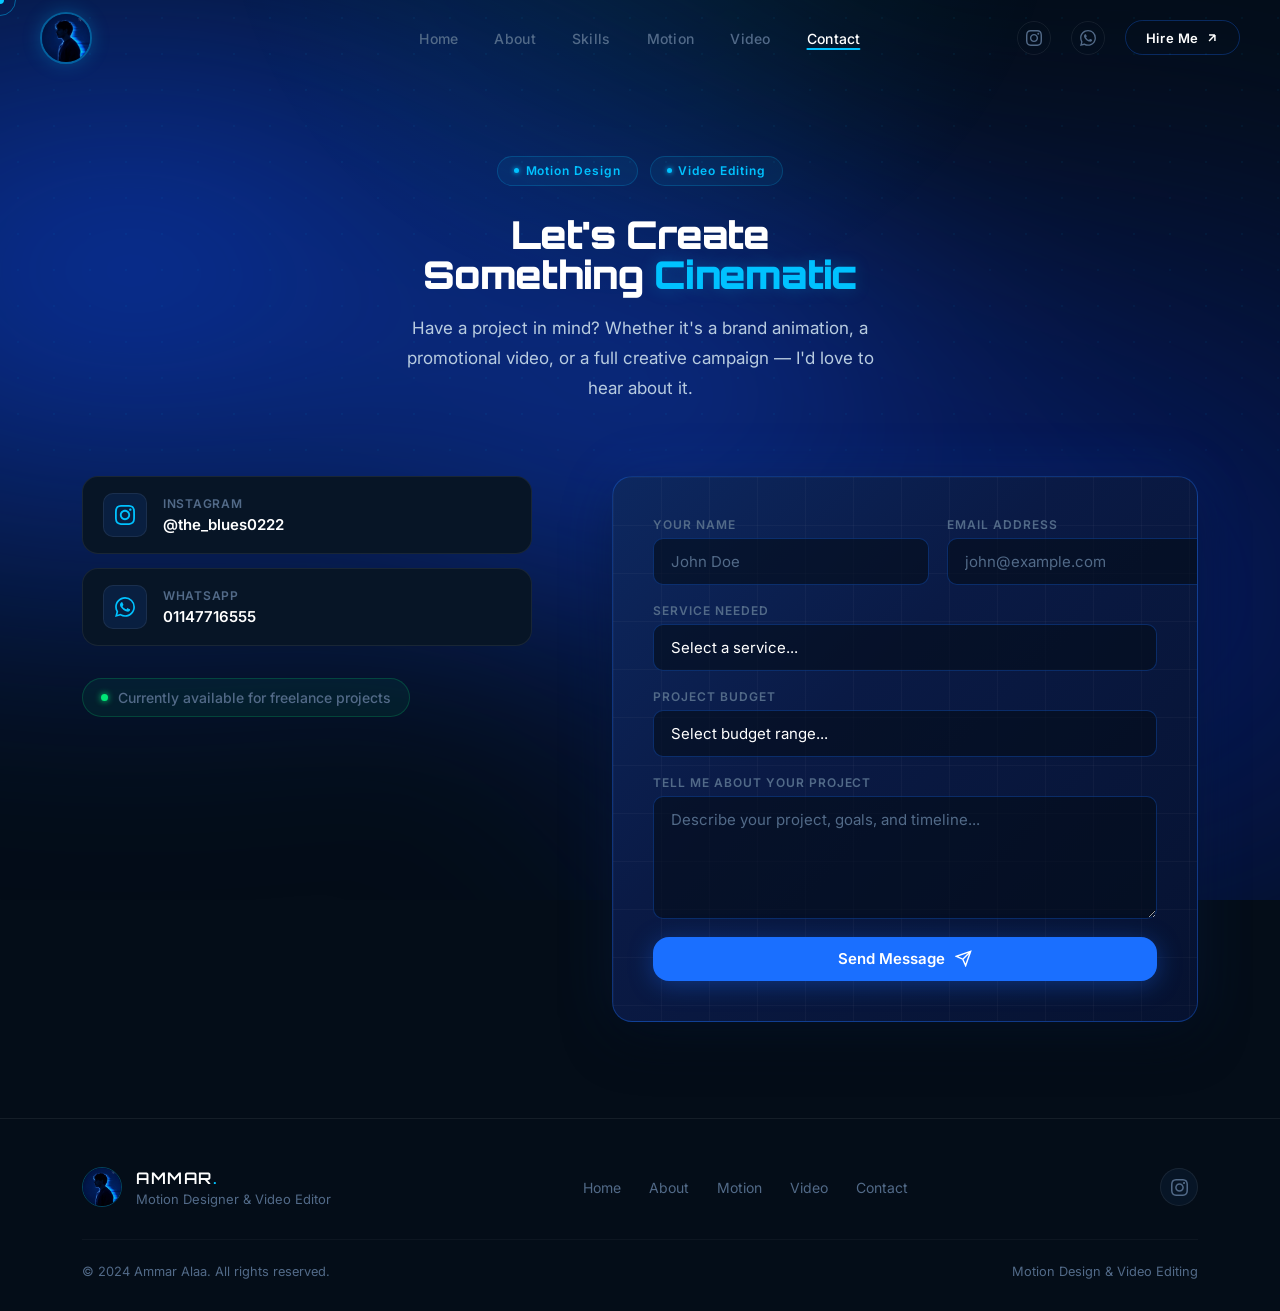
<file: contact.html>
<!DOCTYPE html>
<html lang="en">
<head>
  <meta charset="UTF-8" />
  <meta name="viewport" content="width=device-width, initial-scale=1.0" />
  <title>Contact — Ammar Alaa</title>
  <link rel="icon" type="image/jpeg" href="assets/ammar-profile.jpg" />
  <link rel="stylesheet" href="css/style.css" />
  <link rel="stylesheet" href="css/contact.css" />
  <link rel="preconnect" href="https://fonts.googleapis.com" />
  <link rel="preconnect" href="https://fonts.gstatic.com" crossorigin />
  <link href="https://fonts.googleapis.com/css2?family=Inter:wght@300;400;500;600;700;800;900&family=Orbitron:wght@400;500;600;700;800;900&display=swap" rel="stylesheet" />
</head>
<body>

  <!-- ─── Ethereal Shadow — site-wide fixed background ───── -->
  <div class="site-bg" aria-hidden="true">
    <div class="site-bg-warp"></div>
    <div class="site-bg-noise"></div>
  </div>

  <div class="cursor" id="cursor"></div>
  <div class="cursor-follower" id="cursorFollower"></div>

  <!-- ─── Navbar ─────────────────────────────────────────── -->
  <nav class="navbar" id="navbar">
    <a href="index.html" class="nav-logo">
      <img src="assets/ammar-profile.jpg" alt="Ammar Alaa" class="nav-logo-img" />
    </a>
    <ul class="nav-links" id="navLinks">
      <li><a href="index.html"    class="nav-link">Home</a></li>
      <li><a href="index.html#about" class="nav-link">About</a></li>
      <li><a href="index.html#skills" class="nav-link">Skills</a></li>
      <li><a href="index.html#motion" class="nav-link">Motion</a></li>
      <li><a href="index.html#video"  class="nav-link">Video</a></li>
      <li><a href="contact.html"  class="nav-link active">Contact</a></li>
      <li class="nav-mob-social">
        <div class="nav-mob-icons">
          <a href="https://www.instagram.com/the_blues0222" target="_blank" rel="noopener" class="nav-mob-ig" aria-label="Instagram">
            <svg viewBox="0 0 24 24" fill="currentColor"><path d="M12 2.163c3.204 0 3.584.012 4.85.07 3.252.148 4.771 1.691 4.919 4.919.058 1.265.069 1.645.069 4.849 0 3.205-.012 3.584-.069 4.849-.149 3.225-1.664 4.771-4.919 4.919-1.266.058-1.644.07-4.85.07-3.204 0-3.584-.012-4.849-.07-3.26-.149-4.771-1.699-4.919-4.92-.058-1.265-.07-1.644-.07-4.849 0-3.204.013-3.583.07-4.849.149-3.227 1.664-4.771 4.919-4.919 1.266-.057 1.645-.069 4.849-.069zm0-2.163c-3.259 0-3.667.014-4.947.072-4.358.2-6.78 2.618-6.98 6.98-.059 1.281-.073 1.689-.073 4.948 0 3.259.014 3.668.072 4.948.2 4.358 2.618 6.78 6.98 6.98 1.281.058 1.689.072 4.948.072 3.259 0 3.668-.014 4.948-.072 4.354-.2 6.782-2.618 6.979-6.98.059-1.28.073-1.689.073-4.948 0-3.259-.014-3.667-.072-4.947-.196-4.354-2.617-6.78-6.979-6.98-1.281-.059-1.69-.073-4.949-.073zm0 5.838c-3.403 0-6.162 2.759-6.162 6.162s2.759 6.163 6.162 6.163 6.162-2.759 6.162-6.163c0-3.403-2.759-6.162-6.162-6.162zm0 10.162c-2.209 0-4-1.79-4-4 0-2.209 1.791-4 4-4s4 1.791 4 4c0 2.21-1.791 4-4 4zm6.406-11.845c-.796 0-1.441.645-1.441 1.44s.645 1.44 1.441 1.44c.795 0 1.439-.645 1.439-1.44s-.644-1.44-1.439-1.44z"/></svg>
          </a>
          <a href="https://wa.me/201147716555" target="_blank" rel="noopener" class="nav-mob-wa" aria-label="WhatsApp">
            <svg viewBox="0 0 24 24" fill="currentColor"><path d="M17.472 14.382c-.297-.149-1.758-.867-2.03-.967-.273-.099-.471-.148-.67.15-.197.297-.767.966-.94 1.164-.173.199-.347.223-.644.075-.297-.15-1.255-.463-2.39-1.475-.883-.788-1.48-1.761-1.653-2.059-.173-.297-.018-.458.13-.606.134-.133.298-.347.446-.52.149-.174.198-.298.298-.497.099-.198.05-.371-.025-.52-.075-.149-.669-1.612-.916-2.207-.242-.579-.487-.5-.669-.51-.173-.008-.371-.01-.57-.01-.198 0-.52.074-.792.372-.272.297-1.04 1.016-1.04 2.479 0 1.462 1.065 2.875 1.213 3.074.149.198 2.096 3.2 5.077 4.487.709.306 1.262.489 1.694.625.712.227 1.36.195 1.871.118.571-.085 1.758-.719 2.006-1.413.248-.694.248-1.289.173-1.413-.074-.124-.272-.198-.57-.347m-5.421 7.403h-.004a9.87 9.87 0 01-5.031-1.378l-.361-.214-3.741.982.998-3.648-.235-.374a9.86 9.86 0 01-1.51-5.26c.001-5.45 4.436-9.884 9.888-9.884 2.64 0 5.122 1.03 6.988 2.898a9.825 9.825 0 012.893 6.994c-.003 5.45-4.437 9.884-9.885 9.884m8.413-18.297A11.815 11.815 0 0012.05 0C5.495 0 .16 5.335.157 11.892c0 2.096.547 4.142 1.588 5.945L.057 24l6.305-1.654a11.882 11.882 0 005.683 1.448h.005c6.554 0 11.89-5.335 11.893-11.893a11.821 11.821 0 00-3.48-8.413z"/></svg>
          </a>
        </div>
        <a href="contact.html" class="btn-primary nav-mob-hire">
          <span>Hire Me</span>
          <svg viewBox="0 0 24 24" fill="none" stroke="currentColor" stroke-width="2.5"><path d="M7 17L17 7M17 7H7M17 7v10"/></svg>
        </a>
      </li>
    </ul>
    <div class="nav-right">
      <a href="https://www.instagram.com/the_blues0222" target="_blank" rel="noopener" class="nav-ig" aria-label="Instagram">
        <svg viewBox="0 0 24 24" fill="currentColor"><path d="M12 2.163c3.204 0 3.584.012 4.85.07 3.252.148 4.771 1.691 4.919 4.919.058 1.265.069 1.645.069 4.849 0 3.205-.012 3.584-.069 4.849-.149 3.225-1.664 4.771-4.919 4.919-1.266.058-1.644.07-4.85.07-3.204 0-3.584-.012-4.849-.07-3.26-.149-4.771-1.699-4.919-4.92-.058-1.265-.07-1.644-.07-4.849 0-3.204.013-3.583.07-4.849.149-3.227 1.664-4.771 4.919-4.919 1.266-.057 1.645-.069 4.849-.069zm0-2.163c-3.259 0-3.667.014-4.947.072-4.358.2-6.78 2.618-6.98 6.98-.059 1.281-.073 1.689-.073 4.948 0 3.259.014 3.668.072 4.948.2 4.358 2.618 6.78 6.98 6.98 1.281.058 1.689.072 4.948.072 3.259 0 3.668-.014 4.948-.072 4.354-.2 6.782-2.618 6.979-6.98.059-1.28.073-1.689.073-4.948 0-3.259-.014-3.667-.072-4.947-.196-4.354-2.617-6.78-6.979-6.98-1.281-.059-1.69-.073-4.949-.073zm0 5.838c-3.403 0-6.162 2.759-6.162 6.162s2.759 6.163 6.162 6.163 6.162-2.759 6.162-6.163c0-3.403-2.759-6.162-6.162-6.162zm0 10.162c-2.209 0-4-1.79-4-4 0-2.209 1.791-4 4-4s4 1.791 4 4c0 2.21-1.791 4-4 4zm6.406-11.845c-.796 0-1.441.645-1.441 1.44s.645 1.44 1.441 1.44c.795 0 1.439-.645 1.439-1.44s-.644-1.44-1.439-1.44z"/></svg>
      </a>
      <a href="https://wa.me/201147716555" target="_blank" rel="noopener" class="nav-wa" aria-label="WhatsApp">
        <svg viewBox="0 0 24 24" fill="currentColor"><path d="M17.472 14.382c-.297-.149-1.758-.867-2.03-.967-.273-.099-.471-.148-.67.15-.197.297-.767.966-.94 1.164-.173.199-.347.223-.644.075-.297-.15-1.255-.463-2.39-1.475-.883-.788-1.48-1.761-1.653-2.059-.173-.297-.018-.458.13-.606.134-.133.298-.347.446-.52.149-.174.198-.298.298-.497.099-.198.05-.371-.025-.52-.075-.149-.669-1.612-.916-2.207-.242-.579-.487-.5-.669-.51-.173-.008-.371-.01-.57-.01-.198 0-.52.074-.792.372-.272.297-1.04 1.016-1.04 2.479 0 1.462 1.065 2.875 1.213 3.074.149.198 2.096 3.2 5.077 4.487.709.306 1.262.489 1.694.625.712.227 1.36.195 1.871.118.571-.085 1.758-.719 2.006-1.413.248-.694.248-1.289.173-1.413-.074-.124-.272-.198-.57-.347m-5.421 7.403h-.004a9.87 9.87 0 01-5.031-1.378l-.361-.214-3.741.982.998-3.648-.235-.374a9.86 9.86 0 01-1.51-5.26c.001-5.45 4.436-9.884 9.888-9.884 2.64 0 5.122 1.03 6.988 2.898a9.825 9.825 0 012.893 6.994c-.003 5.45-4.437 9.884-9.885 9.884m8.413-18.297A11.815 11.815 0 0012.05 0C5.495 0 .16 5.335.157 11.892c0 2.096.547 4.142 1.588 5.945L.057 24l6.305-1.654a11.882 11.882 0 005.683 1.448h.005c6.554 0 11.89-5.335 11.893-11.893a11.821 11.821 0 00-3.48-8.413z"/></svg>
      </a>
      <a href="contact.html" class="btn-nav">
        Hire Me
        <svg viewBox="0 0 24 24" fill="none" stroke="currentColor" stroke-width="2.5"><path d="M7 17L17 7M17 7H7M17 7v10"/></svg>
      </a>
    </div>
    <button class="hamburger" id="hamburger" aria-label="menu">
      <span></span><span></span><span></span>
    </button>
  </nav>

  <!-- ─── CONTACT PAGE HERO ────────────────────────────── -->
  <section class="cph">
    <div class="container">
      <div class="cph-content reveal-up">
        <div class="cph-tags">
          <span class="cph-tag"><span class="cph-tag-dot"></span>Motion Design</span>
          <span class="cph-tag"><span class="cph-tag-dot"></span>Video Editing</span>
        </div>
        <h1 class="cph-title">Let's Create<br/>Something <em class="glow-text">Cinematic</em></h1>
        <p class="cph-sub">Have a project in mind? Whether it's a brand animation, a promotional video, or a full creative campaign — I'd love to hear about it.</p>
      </div>
    </div>
  </section>

  <!-- ─── CONTACT FORM SECTION ──────────────────────────── -->
  <section class="contact-section">
    <div class="container">
      <div class="contact-hero-inner">
        <!-- Left — contact cards -->
        <div class="contact-info">
          <div class="contact-details reveal-up">
            <a href="https://www.instagram.com/the_blues0222" target="_blank" rel="noopener" class="contact-detail-item">
              <div class="cdi-icon">
                <svg viewBox="0 0 24 24" fill="currentColor"><path d="M12 2.163c3.204 0 3.584.012 4.85.07 3.252.148 4.771 1.691 4.919 4.919.058 1.265.069 1.645.069 4.849 0 3.205-.012 3.584-.069 4.849-.149 3.225-1.664 4.771-4.919 4.919-1.266.058-1.644.07-4.85.07-3.204 0-3.584-.012-4.849-.07-3.26-.149-4.771-1.699-4.919-4.92-.058-1.265-.07-1.644-.07-4.849 0-3.204.013-3.583.07-4.849.149-3.227 1.664-4.771 4.919-4.919 1.266-.057 1.645-.069 4.849-.069zm0-2.163c-3.259 0-3.667.014-4.947.072-4.358.2-6.78 2.618-6.98 6.98-.059 1.281-.073 1.689-.073 4.948 0 3.259.014 3.668.072 4.948.2 4.358 2.618 6.78 6.98 6.98 1.281.058 1.689.072 4.948.072 3.259 0 3.668-.014 4.948-.072 4.354-.2 6.782-2.618 6.979-6.98.059-1.28.073-1.689.073-4.948 0-3.259-.014-3.667-.072-4.947-.196-4.354-2.617-6.78-6.979-6.98-1.281-.059-1.69-.073-4.949-.073zm0 5.838c-3.403 0-6.162 2.759-6.162 6.162s2.759 6.163 6.162 6.163 6.162-2.759 6.162-6.163c0-3.403-2.759-6.162-6.162-6.162zm0 10.162c-2.209 0-4-1.79-4-4 0-2.209 1.791-4 4-4s4 1.791 4 4c0 2.21-1.791 4-4 4zm6.406-11.845c-.796 0-1.441.645-1.441 1.44s.645 1.44 1.441 1.44c.795 0 1.439-.645 1.439-1.44s-.644-1.44-1.439-1.44z"/></svg>
              </div>
              <div>
                <span class="cdi-label">Instagram</span>
                <span class="cdi-value">@the_blues0222</span>
              </div>
            </a>
            <a href="https://wa.me/201147716555" target="_blank" rel="noopener" class="contact-detail-item">
              <div class="cdi-icon">
                <svg viewBox="0 0 24 24" fill="currentColor"><path d="M17.472 14.382c-.297-.149-1.758-.867-2.03-.967-.273-.099-.471-.148-.67.15-.197.297-.767.966-.94 1.164-.173.199-.347.223-.644.075-.297-.15-1.255-.463-2.39-1.475-.883-.788-1.48-1.761-1.653-2.059-.173-.297-.018-.458.13-.606.134-.133.298-.347.446-.52.149-.174.198-.298.298-.497.099-.198.05-.371-.025-.52-.075-.149-.669-1.612-.916-2.207-.242-.579-.487-.5-.669-.51-.173-.008-.371-.01-.57-.01-.198 0-.52.074-.792.372-.272.297-1.04 1.016-1.04 2.479 0 1.462 1.065 2.875 1.213 3.074.149.198 2.096 3.2 5.077 4.487.709.306 1.262.489 1.694.625.712.227 1.36.195 1.871.118.571-.085 1.758-.719 2.006-1.413.248-.694.248-1.289.173-1.413-.074-.124-.272-.198-.57-.347m-5.421 7.403h-.004a9.87 9.87 0 01-5.031-1.378l-.361-.214-3.741.982.998-3.648-.235-.374a9.86 9.86 0 01-1.51-5.26c.001-5.45 4.436-9.884 9.888-9.884 2.64 0 5.122 1.03 6.988 2.898a9.825 9.825 0 012.893 6.994c-.003 5.45-4.437 9.884-9.885 9.884m8.413-18.297A11.815 11.815 0 0012.05 0C5.495 0 .16 5.335.157 11.892c0 2.096.547 4.142 1.588 5.945L.057 24l6.305-1.654a11.882 11.882 0 005.683 1.448h.005c6.554 0 11.89-5.335 11.893-11.893a11.821 11.821 0 00-3.48-8.413z"/></svg>
              </div>
              <div>
                <span class="cdi-label">WhatsApp</span>
                <span class="cdi-value">01147716555</span>
              </div>
            </a>
          </div>
          <div class="contact-availability reveal-up">
            <span class="pulse-green"></span>
            Currently available for freelance projects
          </div>
        </div>

        <!-- Right — form -->
        <div class="contact-form-wrap reveal-right">
          <form class="contact-form" id="contactForm">
            <div class="form-row">
              <div class="form-group">
                <label for="name">Your Name</label>
                <input type="text" id="name" name="name" placeholder="John Doe" required />
              </div>
              <div class="form-group">
                <label for="email">Email Address</label>
                <input type="email" id="email" name="email" placeholder="john@example.com" required />
              </div>
            </div>
            <div class="form-group">
              <label for="service">Service Needed</label>
              <select id="service" name="service">
                <option value="">Select a service...</option>
                <option value="motion">Motion Design</option>
                <option value="video">Video Editing</option>
                <option value="vfx">Visual Effects</option>
                <option value="social">Social Media Content</option>
                <option value="other">Other</option>
              </select>
            </div>
            <div class="form-group">
              <label for="budget">Project Budget</label>
              <select id="budget" name="budget">
                <option value="">Select budget range...</option>
                <option value="500">Under $500</option>
                <option value="1000">$500 – $1,000</option>
                <option value="2000">$1,000 – $2,000</option>
                <option value="5000">$2,000 – $5,000</option>
                <option value="5000+">$5,000+</option>
              </select>
            </div>
            <div class="form-group">
              <label for="message">Tell Me About Your Project</label>
              <textarea id="message" name="message" rows="5" placeholder="Describe your project, goals, and timeline..." required></textarea>
            </div>
            <button type="submit" class="btn-primary btn-full">
              <span>Send Message</span>
              <svg viewBox="0 0 24 24" fill="none" stroke="currentColor" stroke-width="2"><path d="M22 2L11 13M22 2l-7 20-4-9-9-4 20-7z"/></svg>
            </button>
          </form>
        </div>
      </div>
    </div>
  </section>

  <!-- ─── FOOTER ─────────────────────────────────────────── -->
  <footer class="footer">
    <div class="container">
      <div class="footer-top">
        <div class="footer-logo">
          <img src="assets/ammar-profile.jpg" alt="Ammar Alaa" class="footer-logo-img" />
          <div class="footer-logo-text">
            <span class="logo-name">Ammar<span class="logo-dot">.</span></span>
            <p>Motion Designer & Video Editor</p>
          </div>
        </div>
        <nav class="footer-nav">
          <a href="index.html">Home</a>
          <a href="about.html">About</a>
          <a href="index.html#motion">Motion</a>
          <a href="index.html#video">Video</a>
          <a href="contact.html">Contact</a>
        </nav>
        <div class="footer-social">
          <a href="https://www.instagram.com/the_blues0222" target="_blank" rel="noopener" aria-label="Instagram">
            <svg viewBox="0 0 24 24" fill="currentColor"><path d="M12 2.163c3.204 0 3.584.012 4.85.07 3.252.148 4.771 1.691 4.919 4.919.058 1.265.069 1.645.069 4.849 0 3.205-.012 3.584-.069 4.849-.149 3.225-1.664 4.771-4.919 4.919-1.266.058-1.644.07-4.85.07-3.204 0-3.584-.012-4.849-.07-3.26-.149-4.771-1.699-4.919-4.92-.058-1.265-.07-1.644-.07-4.849 0-3.204.013-3.583.07-4.849.149-3.227 1.664-4.771 4.919-4.919 1.266-.057 1.645-.069 4.849-.069zm0-2.163c-3.259 0-3.667.014-4.947.072-4.358.2-6.78 2.618-6.98 6.98-.059 1.281-.073 1.689-.073 4.948 0 3.259.014 3.668.072 4.948.2 4.358 2.618 6.78 6.98 6.98 1.281.058 1.689.072 4.948.072 3.259 0 3.668-.014 4.948-.072 4.354-.2 6.782-2.618 6.979-6.98.059-1.28.073-1.689.073-4.948 0-3.259-.014-3.667-.072-4.947-.196-4.354-2.617-6.78-6.979-6.98-1.281-.059-1.69-.073-4.949-.073zm0 5.838c-3.403 0-6.162 2.759-6.162 6.162s2.759 6.163 6.162 6.163 6.162-2.759 6.162-6.163c0-3.403-2.759-6.162-6.162-6.162zm0 10.162c-2.209 0-4-1.79-4-4 0-2.209 1.791-4 4-4s4 1.791 4 4c0 2.21-1.791 4-4 4zm6.406-11.845c-.796 0-1.441.645-1.441 1.44s.645 1.44 1.441 1.44c.795 0 1.439-.645 1.439-1.44s-.644-1.44-1.439-1.44z"/></svg>
          </a>
        </div>
      </div>
      <div class="footer-bottom">
        <p>© 2024 Ammar Alaa. All rights reserved.</p>
        <p>Motion Design & Video Editing</p>
      </div>
    </div>
  </footer>

  <script src="js/main.js"></script>
</body>
</html>
</file>
<file: css/style.css>
/* ══════════════════════════════════════════════════════
   Ammar Alaa Portfolio — Main Stylesheet
   ══════════════════════════════════════════════════════ */

:root {
  --bg:           #040d18;
  --bg-2:         #060f1e;
  --bg-card:      #071526;
  --bg-card-2:    #091a35;
  --blue:         #1a6fff;
  --blue-neon:    #00c2ff;
  --blue-dark:    #0033cc;
  --blue-glow:    rgba(26, 111, 255, 0.22);
  --blue-glow-2:  rgba(0, 194, 255, 0.12);
  --white:        #ffffff;
  --text:         #b8cce0;
  --text-muted:   #526a88;
  --border:       rgba(255,255,255,0.07);
  --border-blue:  rgba(26, 111, 255, 0.3);
  --radius:       16px;
  --radius-sm:    10px;
  --nav-h:        76px;
  --font-sans:    'Inter', system-ui, sans-serif;
  --font-display: 'Orbitron', 'Inter', sans-serif;
  --ease:         cubic-bezier(0.4, 0, 0.2, 1);
  --transition:   0.3s cubic-bezier(0.4, 0, 0.2, 1);
}

/* ─── Reset ───────────────────────────────────────────── */
*, *::before, *::after { box-sizing: border-box; margin: 0; padding: 0; }
html { scroll-behavior: smooth; font-size: 16px; background: var(--bg); }
body {
  font-family: var(--font-sans);
  background: transparent;   /* fixed site-bg is the page background */
  color: var(--text);
  overflow-x: hidden;
  cursor: none;
}
a { text-decoration: none; color: inherit; }
ul { list-style: none; }
img, video { max-width: 100%; display: block; }
button { cursor: none; border: none; background: none; font: inherit; }

/* ─── Custom Cursor ───────────────────────────────────── */
.cursor {
  position: fixed;
  width: 8px; height: 8px;
  background: var(--blue-neon);
  border-radius: 50%;
  pointer-events: none;
  z-index: 9999;
  transform: translate(-50%, -50%);
  transition: width .15s, height .15s;
  mix-blend-mode: screen;
}
.cursor-follower {
  position: fixed;
  width: 32px; height: 32px;
  border: 1.5px solid rgba(0, 194, 255, 0.45);
  border-radius: 50%;
  pointer-events: none;
  z-index: 9998;
  transform: translate(-50%, -50%);
  transition: all .1s ease;
}

/* ─── Container ───────────────────────────────────────── */
.container {
  max-width: 1180px;
  margin: 0 auto;
  padding: 0 2rem;
  position: relative;
  z-index: 1;
}

/* ══════════════════════════════════════════════════════
   NAVBAR
   ══════════════════════════════════════════════════════ */
.navbar {
  position: fixed;
  top: 0; left: 0; right: 0;
  height: var(--nav-h);
  display: flex;
  align-items: center;
  justify-content: space-between;
  padding: 0 2.5rem;
  z-index: 100;
  border-bottom: 1px solid transparent;
  transition: background var(--transition), border-color var(--transition), backdrop-filter var(--transition);
  cursor: auto;
}
.navbar *, .navbar a, .navbar button { cursor: auto; }
.navbar.scrolled {
  background: rgba(4, 13, 24, 0.92);
  backdrop-filter: blur(24px);
  border-bottom-color: var(--border);
}

/* Logo — just the image, bigger */
.nav-logo { display: flex; align-items: center; }
.nav-logo-img {
  width: 52px; height: 52px;
  border-radius: 50%;
  object-fit: cover;
  border: 2px solid rgba(0, 194, 255, 0.4);
  box-shadow: 0 0 18px rgba(0, 194, 255, 0.25);
  transition: box-shadow var(--transition);
}
.nav-logo-img:hover { box-shadow: 0 0 28px rgba(0, 194, 255, 0.5); }

/* Center nav links */
.nav-links {
  display: flex;
  gap: 2.25rem;
  align-items: center;
  position: absolute;
  left: 50%;
  transform: translateX(-50%);
}
.nav-link {
  font-size: .875rem;
  font-weight: 500;
  color: var(--text-muted);
  letter-spacing: .02em;
  transition: color var(--transition);
  position: relative;
  white-space: nowrap;
}
.nav-link::after {
  content: '';
  position: absolute;
  bottom: -3px; left: 0;
  width: 0; height: 1.5px;
  background: var(--blue-neon);
  transition: width var(--transition);
  border-radius: 2px;
}
.nav-link:hover, .nav-link.active { color: var(--white); }
.nav-link:hover::after, .nav-link.active::after { width: 100%; }

/* Right side */
.nav-right {
  display: flex;
  align-items: center;
  gap: 1.25rem;
}
.nav-ig, .nav-wa {
  display: flex;
  align-items: center;
  justify-content: center;
  width: 34px; height: 34px;
  border-radius: 50%;
  border: 1px solid var(--border);
  color: var(--text-muted);
  transition: all var(--transition);
}
.nav-ig svg, .nav-wa svg { width: 16px; height: 16px; flex-shrink: 0; }
.nav-ig:hover { color: var(--white); border-color: #e1306c; background: rgba(225,48,108,.08); }
.nav-wa:hover { color: #25d366; border-color: #25d366; background: rgba(37,211,102,.08); }

.btn-nav {
  display: inline-flex;
  align-items: center;
  gap: .4rem;
  font-size: .8125rem;
  font-weight: 600;
  letter-spacing: .04em;
  padding: .55rem 1.25rem;
  border: 1.5px solid var(--border-blue);
  border-radius: 100px;
  color: var(--white);
  transition: all var(--transition);
}
.btn-nav svg { width: 14px; height: 14px; }
.btn-nav:hover {
  background: var(--blue-glow);
  border-color: var(--blue-neon);
  color: var(--blue-neon);
}

/* Mobile social row — hidden on desktop, shown in mobile menu */
.nav-mob-social { display: none; }

/* Hamburger — middle line shorter, smooth cubic-bezier */
.hamburger {
  display: none;
  flex-direction: column;
  align-items: flex-start;
  gap: 5px;
  padding: 6px 4px;
  z-index: 102;
}
.hamburger span {
  display: block;
  height: 2px;
  background: var(--white);
  border-radius: 2px;
  transition: transform .4s cubic-bezier(0.4,0,0.2,1),
              opacity  .3s ease,
              width    .3s ease;
}
.hamburger span:nth-child(1) { width: 22px; }
.hamburger span:nth-child(2) { width: 13px; } /* shorter middle */
.hamburger span:nth-child(3) { width: 22px; }
/* Open → X */
.hamburger.open span:nth-child(1) { transform: translateY(7px) rotate(45deg); width: 22px; }
.hamburger.open span:nth-child(2) { opacity: 0; width: 0; }
.hamburger.open span:nth-child(3) { transform: translateY(-7px) rotate(-45deg); width: 22px; }

/* ══════════════════════════════════════════════════════
   BUTTONS
   ══════════════════════════════════════════════════════ */
.btn-primary {
  display: inline-flex;
  align-items: center;
  gap: .6rem;
  padding: .8rem 1.875rem;
  background: var(--blue);
  color: var(--white);
  font-size: .9375rem;
  font-weight: 600;
  border-radius: 100px;
  transition: all var(--transition);
  box-shadow: 0 4px 24px rgba(26, 111, 255, 0.35);
  position: relative;
  overflow: hidden;
}
.btn-primary::after {
  content: '';
  position: absolute;
  inset: 0;
  background: linear-gradient(135deg, rgba(255,255,255,.12), transparent);
  opacity: 0;
  transition: opacity var(--transition);
}
.btn-primary:hover { transform: translateY(-2px); box-shadow: 0 8px 32px rgba(26, 111, 255, 0.5); }
.btn-primary:hover::after { opacity: 1; }
.btn-primary svg { width: 17px; height: 17px; position: relative; z-index: 1; }
.btn-primary span { position: relative; z-index: 1; }

.btn-ghost {
  display: inline-flex;
  align-items: center;
  gap: .5rem;
  padding: .8rem 1.875rem;
  border: 1.5px solid var(--border);
  color: var(--text);
  font-size: .9375rem;
  font-weight: 500;
  border-radius: 100px;
  transition: all var(--transition);
}
.btn-ghost:hover { border-color: var(--border-blue); color: var(--white); background: var(--blue-glow-2); }
.btn-full { width: 100%; justify-content: center; border-radius: var(--radius); }

/* ══════════════════════════════════════════════════════
   SITE-WIDE ETHEREAL SHADOW BACKGROUND
   100% GPU — CSS gradients + keyframes, zero SVG filters
   ══════════════════════════════════════════════════════ */
.site-bg {
  position: fixed;
  inset: 0;
  z-index: -1;
  overflow: hidden;
  pointer-events: none;
}


/* Blurred gradient blob, slowly drifting via transform (always GPU) */
.site-bg-warp {
  position: absolute;
  inset: -50%;
  background:
    radial-gradient(ellipse 55% 45% at 30% 40%, rgba(10, 50, 160, 1)    0%, transparent 60%),
    radial-gradient(ellipse 45% 55% at 68% 58%, rgba(6,  28, 110, 0.85) 0%, transparent 58%),
    radial-gradient(ellipse 35% 35% at 52% 48%, rgba(18, 65, 200, 0.6)  0%, transparent 52%);
  filter: blur(90px);
  animation: siteBgDrift 20s ease-in-out infinite alternate;
  will-change: transform;
}
@keyframes siteBgDrift {
  0%   { transform: scale(1.00) rotate(0deg)    translate(0%,  0%); }
  25%  { transform: scale(1.06) rotate(2deg)    translate(4%,  3%); }
  50%  { transform: scale(1.03) rotate(-1.5deg) translate(-3%, 5%); }
  75%  { transform: scale(1.07) rotate(3deg)    translate(3%, -4%); }
  100% { transform: scale(1.04) rotate(-2deg)   translate(-4%, 2%); }
}

/* Grain overlay — static texture, one GPU upload */
.site-bg-noise {
  position: absolute;
  inset: 0;
  background-image: url('https://framerusercontent.com/images/g0QcWrxr87K0ufOxIUFBakwYA8.png');
  background-size: 240px;
  background-repeat: repeat;
  opacity: 0.4;
  pointer-events: none;
}

/* ══════════════════════════════════════════════════════
   HERO — Two-column split (bg is handled by site-bg)
   ══════════════════════════════════════════════════════ */
.hero {
  min-height: 100vh;
  display: flex;
  flex-direction: row;
  align-items: center;
  justify-content: space-between;
  gap: 4rem;
  padding: var(--nav-h) 5rem 4rem;
  max-width: 1280px;
  margin: 0 auto;
  position: relative;
  z-index: 1;
}

/* ─── Left column ─────────────────────────────────────── */
.hero-left {
  flex: 1;
  max-width: 560px;
  position: relative;
  z-index: 1;
}

.hero-tag {
  display: inline-flex;
  align-items: center;
  gap: .5rem;
  font-size: .8rem;
  font-weight: 500;
  letter-spacing: .06em;
  color: var(--blue-neon);
  background: rgba(0, 194, 255, 0.08);
  border: 1px solid rgba(0, 194, 255, 0.2);
  padding: .375rem .875rem;
  border-radius: 100px;
  margin-bottom: 1.25rem;
}
.hero-tag-dot {
  width: 6px; height: 6px;
  border-radius: 50%;
  background: var(--blue-neon);
  box-shadow: 0 0 7px var(--blue-neon);
  animation: dotPulse 2s infinite;
}
@keyframes dotPulse {
  0%,100% { opacity:1; box-shadow: 0 0 7px var(--blue-neon); }
  50%      { opacity:.5; box-shadow: 0 0 3px var(--blue-neon); }
}

.hero-title {
  font-family: var(--font-display);
  font-size: clamp(1.5rem, 3vw, 2.6rem);
  font-weight: 600;
  color: var(--white);
  letter-spacing: 0.12em;
  text-transform: uppercase;
  line-height: 1.2;
  margin-bottom: 1.25rem;
}

.hero-sub {
  font-size: 1rem;
  color: var(--text);
  line-height: 1.75;
  margin-bottom: 2rem;
  max-width: 460px;
}
.hero-sub strong { color: var(--white); font-weight: 600; }

.hero-cta { display: flex; gap: .875rem; flex-wrap: wrap; }

/* ─── Right column — Photo ────────────────────────────── */
.hero-right {
  position: relative;
  z-index: 1;
  flex-shrink: 0;
}

.hero-photo-wrap {
  display: flex;
  flex-direction: column;
  align-items: center;
}

.hero-photo-card {
  position: relative;
  width: 320px;
  aspect-ratio: 3/4;
  border-radius: 20px;
  overflow: hidden;
  border: 1px solid rgba(0, 194, 255, 0.25);
  box-shadow: 0 0 80px rgba(0, 194, 255, 0.15), 0 30px 80px rgba(0,0,0,.6);
}

.hero-photo {
  width: 100%; height: 100%;
  object-fit: cover;
  object-position: center top;
  display: block;
}
.hero-photo-glow {
  position: absolute;
  inset: 0;
  background: linear-gradient(to bottom, transparent 50%, rgba(4,13,24,.7) 100%);
  pointer-events: none;
}
.hero-photo-badge {
  position: absolute;
  bottom: 1.25rem;
  left: 1.25rem;
  display: inline-flex;
  align-items: center;
  gap: .5rem;
  padding: .45rem 1rem;
  background: rgba(4, 13, 24, 0.85);
  border: 1px solid rgba(0, 194, 255, 0.3);
  border-radius: 100px;
  font-size: .8rem;
  font-weight: 600;
  color: var(--white);
  backdrop-filter: blur(12px);
}
.pulse-green {
  width: 7px; height: 7px;
  border-radius: 50%;
  background: #00e676;
  box-shadow: 0 0 6px #00e676;
  animation: dotPulse 2s infinite;
}

/* ══════════════════════════════════════════════════════
   SECTIONS SHARED
   ══════════════════════════════════════════════════════ */
.section { padding: 6.5rem 0; position: relative; z-index: 1; }
.section-alt { background: rgba(6, 15, 30, 0.88); }
.section-header { text-align: center; margin-bottom: 3.5rem; }
.section-tag {
  display: inline-block;
  font-size: .7rem;
  font-weight: 700;
  letter-spacing: .16em;
  text-transform: uppercase;
  color: var(--blue-neon);
  margin-bottom: .625rem;
}
.section-title {
  font-family: var(--font-display);
  font-size: clamp(1.25rem, 3vw, 2.1rem);
  font-weight: 700;
  color: var(--white);
  line-height: 1.2;
  letter-spacing: 0.08em;
  text-transform: uppercase;
}
.section-desc {
  margin-top: .875rem;
  color: var(--text-muted);
  font-size: 1rem;
  max-width: 500px;
  margin-left: auto; margin-right: auto;
}
.glow-text {
  font-style: normal;
  color: var(--blue-neon);
  /* Kept very subtle — much less than before */
  text-shadow: 0 0 16px rgba(0, 194, 255, 0.25);
}

/* Helper */
.logo-name { font-family: var(--font-display); font-size: 1rem; font-weight: 600; color: var(--white); letter-spacing: 0.1em; text-transform: uppercase; }
.logo-dot  { color: var(--blue-neon); }

/* ══════════════════════════════════════════════════════
   ABOUT SECTION
   ══════════════════════════════════════════════════════ */
.about-grid {
  display: grid;
  grid-template-columns: 1fr 1.4fr;
  gap: 5rem;
  align-items: center;
}
.about-img-wrap { position: relative; display: flex; justify-content: center; }
.about-img-placeholder {
  width: 300px; height: 400px;
  background: linear-gradient(145deg, #071428, #0d2040);
  border-radius: 20px;
  border: 1px solid var(--border);
  position: relative; overflow: hidden;
  display: flex; align-items: center; justify-content: center;
}
.about-real-photo {
  width: 100%; height: 100%;
  object-fit: cover; object-position: center top;
  border-radius: 20px;
}
.about-initials {
  font-family: var(--font-display); font-size: 4.5rem; font-weight: 900;
  color: rgba(26, 111, 255, 0.2); letter-spacing: -.05em; position: relative; z-index: 1;
}
.about-badge-wrap { position: absolute; bottom: -14px; right: -14px; }
.about-badge {
  display: flex; align-items: center; gap: .5rem;
  padding: .5rem 1rem;
  background: rgba(4, 13, 24, 0.95);
  border: 1px solid var(--border-blue);
  border-radius: 100px;
  font-size: .8rem; font-weight: 600; color: var(--white);
  backdrop-filter: blur(20px);
  box-shadow: 0 8px 28px rgba(0,0,0,.4);
}
.pulse {
  width: 7px; height: 7px; border-radius: 50%;
  background: #00e676; box-shadow: 0 0 6px #00e676;
  animation: dotPulse 2s infinite;
}

.about-content { display: flex; flex-direction: column; gap: 1.375rem; }
.about-text { font-size: .9375rem; line-height: 1.8; color: var(--text); }
.about-text strong { color: var(--white); }
.about-tools { display: flex; flex-wrap: wrap; gap: .5rem; }
.tool-tag {
  font-size: .8rem; font-weight: 500;
  padding: .35rem .8rem;
  background: rgba(26, 111, 255, 0.08);
  border: 1px solid var(--border);
  border-radius: 100px; color: var(--text);
  transition: all var(--transition);
}
.tool-tag:hover { border-color: var(--border-blue); color: var(--blue-neon); }
.about-links { display: flex; align-items: center; gap: 1.25rem; flex-wrap: wrap; }
.social-link {
  display: inline-flex; align-items: center; gap: .4rem;
  font-size: .875rem; font-weight: 500; color: var(--blue-neon);
  transition: opacity var(--transition);
}
.social-link svg { width: 16px; height: 16px; }
.social-link:hover { opacity: .7; }

/* ══════════════════════════════════════════════════════
   SKILLS — Interactive Accordion
   ══════════════════════════════════════════════════════ */
.expertise-accordion { border-top: 1px solid var(--border); }

.ea-item {
  border-bottom: 1px solid var(--border);
  position: relative;
  overflow: hidden;
}
.ea-item::before {
  content: '';
  position: absolute;
  left: 0; top: 0; bottom: 0;
  width: 3px;
  background: var(--blue-neon);
  transform: scaleY(0);
  transition: transform .4s cubic-bezier(0.4,0,0.2,1);
  border-radius: 0 2px 2px 0;
}
.ea-item.open::before { transform: scaleY(1); }

.ea-trigger {
  width: 100%;
  display: flex;
  align-items: center;
  gap: 2rem;
  padding: 2rem 0 2rem .75rem;
  background: none;
  cursor: pointer;
  text-align: left;
  transition: padding-left var(--transition);
}
.ea-trigger:hover { padding-left: 1.25rem; }
.ea-item.open .ea-trigger { padding-left: 1.25rem; }

.ea-num {
  font-family: var(--font-display);
  font-size: 3rem;
  font-weight: 900;
  color: rgba(255,255,255,.05);
  min-width: 68px;
  text-align: right;
  line-height: 1;
  letter-spacing: -.05em;
  transition: color var(--transition);
  user-select: none;
  flex-shrink: 0;
}
.ea-item.open .ea-num,
.ea-trigger:hover .ea-num { color: rgba(0,194,255,.3); }

.ea-title {
  font-family: var(--font-display);
  font-size: 1.5rem;
  font-weight: 800;
  color: var(--white);
  flex: 1;
  letter-spacing: -.02em;
  transition: color var(--transition);
}
.ea-item.open .ea-title,
.ea-trigger:hover .ea-title { color: var(--blue-neon); }

.ea-chevron {
  width: 22px; height: 22px;
  color: var(--text-muted);
  flex-shrink: 0;
  transition: transform .4s cubic-bezier(0.4,0,0.2,1), color var(--transition);
}
.ea-item.open .ea-chevron { transform: rotate(180deg); color: var(--blue-neon); }

/* Body — accordion expand */
.ea-body {
  max-height: 0;
  overflow: hidden;
  transition: max-height .5s cubic-bezier(0.4,0,0.2,1);
  padding-left: calc(68px + 2rem + .75rem);
}
.ea-item.open .ea-body { max-height: 320px; }

.ea-body-inner { padding-bottom: 2.25rem; }

.ea-desc {
  font-size: .9375rem;
  color: var(--text-muted);
  line-height: 1.75;
  margin-bottom: 1.125rem;
}
.ea-tags { display: flex; flex-wrap: wrap; gap: .5rem; }
.ea-tag {
  font-size: .75rem;
  font-weight: 500;
  padding: .3rem .75rem;
  background: rgba(26,111,255,.08);
  border: 1px solid var(--border);
  border-radius: 100px;
  color: var(--text-muted);
  transition: all var(--transition);
}
.ea-item.open .ea-tag { border-color: rgba(0,194,255,.3); color: var(--text); background: rgba(0,194,255,.07); }

/* Responsive */
@media (max-width: 700px) {
  .ea-trigger { gap: 1.25rem; padding-left: .5rem; }
  .ea-num { font-size: 2.25rem; min-width: 50px; }
  .ea-title { font-size: 1.25rem; }
  .ea-body { padding-left: calc(50px + 1.25rem + .5rem); }
}
@media (max-width: 480px) {
  .ea-num { min-width: 40px; font-size: 1.875rem; }
  .ea-title { font-size: 1.125rem; }
  .ea-body { padding-left: 0; }
}

/* ══════════════════════════════════════════════════════
   PROJECTS
   ══════════════════════════════════════════════════════ */
.projects-grid { display: grid; grid-template-columns: repeat(auto-fill, minmax(300px, 1fr)); gap: 1.25rem; }
.project-card {
  background: var(--bg-card); border: 1px solid var(--border);
  border-radius: var(--radius); overflow: hidden; transition: all var(--transition);
}
.project-card:hover { border-color: var(--border-blue); transform: translateY(-5px); box-shadow: 0 20px 50px rgba(0,0,0,.5), 0 0 30px var(--blue-glow); }
.project-thumb { position: relative; aspect-ratio: 16/9; background: linear-gradient(135deg, #071428, #0a1e3a); overflow: hidden; }
.project-thumb video, .project-thumb img { width: 100%; height: 100%; object-fit: cover; transition: transform .5s ease; }
.project-card:hover .project-thumb video,
.project-card:hover .project-thumb img { transform: scale(1.04); }
.project-overlay { position: absolute; inset: 0; background: rgba(4,13,24,.45); display: flex; align-items: center; justify-content: center; opacity: 0; transition: opacity var(--transition); }
.project-card:hover .project-overlay { opacity: 1; }
.play-btn { width: 52px; height: 52px; background: rgba(26,111,255,.9); border-radius: 50%; display: flex; align-items: center; justify-content: center; font-size: 1.125rem; color: var(--white); transition: transform var(--transition); }
.play-btn:hover { transform: scale(1.1); }
.project-info { padding: 1.125rem 1.375rem; }
.project-cat { font-size: .7rem; font-weight: 700; letter-spacing: .12em; text-transform: uppercase; color: var(--blue-neon); display: block; margin-bottom: .3rem; }
.project-name { font-family: var(--font-display); font-size: 1.0625rem; font-weight: 700; color: var(--white); margin-bottom: .4rem; }
.project-info .project-desc { font-size: .875rem; color: var(--text-muted); line-height: 1.6; }

.coming-soon-card {
  grid-column: 1/-1;
  display: flex; flex-direction: column; align-items: center; justify-content: center; gap: .875rem;
  padding: 5rem 2rem;
  background: var(--bg-card);
  border: 1.5px dashed var(--border);
  border-radius: var(--radius); text-align: center;
}
.cs-icon { font-size: 2rem; color: var(--blue-neon); opacity: .4; }
.coming-soon-card h3 { font-family: var(--font-display); font-size: 1.375rem; font-weight: 700; color: var(--white); }
.coming-soon-card p { color: var(--text-muted); font-size: .9375rem; }

/* ══════════════════════════════════════════════════════
   STATS SECTION — 3 bordered cards
   ══════════════════════════════════════════════════════ */
.stats-section {
  padding: 0 0 5rem;
  position: relative;
  z-index: 1;
}
.stats-grid {
  display: grid;
  grid-template-columns: repeat(3, 1fr);
  gap: 1px;
  border: 1px solid var(--border);
  border-radius: 20px;
  overflow: hidden;
  background: var(--border); /* gap color */
}
.stat-card {
  background: var(--bg-card);
  padding: 2.75rem 2rem;
  text-align: center;
  transition: background var(--transition);
}
.stat-card:hover { background: var(--bg-card-2); }
.stat-card-num {
  font-family: var(--font-display);
  font-size: clamp(2.5rem, 5vw, 3.75rem);
  font-weight: 900;
  color: var(--white);
  line-height: 1;
  letter-spacing: -.03em;
}
.stat-card-plus {
  font-family: var(--font-display);
  font-size: clamp(1.5rem, 3vw, 2.25rem);
  font-weight: 900;
  color: var(--blue-neon);
}
.stat-card-label {
  font-size: .875rem;
  color: var(--text-muted);
  margin-top: .625rem;
  letter-spacing: .02em;
}

@media (max-width: 600px) {
  .stats-grid { grid-template-columns: 1fr; }
}

/* ══════════════════════════════════════════════════════
   CTA BANNER (replaces contact form)
   ══════════════════════════════════════════════════════ */
.cta-section { padding: 5rem 0 6rem; position: relative; z-index: 1; }
.cta-card {
  position: relative;
  border-radius: 24px;
  overflow: hidden;
  background: linear-gradient(135deg, #0d2860 0%, #0a1a45 40%, #061230 100%);
  border: 1px solid rgba(26,111,255,.35);
  padding: 5rem 3rem;
  text-align: center;
  box-shadow: 0 0 80px rgba(26,111,255,.15), 0 30px 60px rgba(0,0,0,.4);
}

/* Subtle grid texture overlay — like the reference */
.cta-grid-overlay {
  position: absolute; inset: 0; pointer-events: none;
  background-image:
    linear-gradient(rgba(255,255,255,.03) 1px, transparent 1px),
    linear-gradient(90deg, rgba(255,255,255,.03) 1px, transparent 1px);
  background-size: 48px 48px;
}
/* Glow orbs */
.cta-card::before {
  content: '';
  position: absolute; top: -60px; left: 20%; right: 20%; bottom: -60px;
  background: radial-gradient(ellipse 60% 50% at 50% 50%, rgba(0,194,255,.08), transparent 70%);
  pointer-events: none;
}

.cta-content { position: relative; z-index: 1; }
.cta-title {
  font-family: var(--font-display);
  font-size: clamp(1.5rem, 3vw, 2.25rem);
  font-weight: 900;
  color: var(--white);
  line-height: 1.1;
  letter-spacing: -.03em;
  margin-bottom: 1rem;
}
.cta-sub {
  font-size: 1rem; color: rgba(255,255,255,.6);
  max-width: 480px; margin: 0 auto 2.25rem;
  line-height: 1.7;
}

/* CTA button — pill with icon circle (like the reference) */
.btn-cta {
  display: inline-flex;
  align-items: center;
  gap: 1rem;
  padding: .625rem 1.875rem .625rem .625rem;
  background: rgba(255,255,255,.95);
  border-radius: 100px;
  font-size: .9375rem;
  font-weight: 700;
  color: #0a1830;
  transition: all var(--transition);
  box-shadow: 0 4px 20px rgba(0,0,0,.3);
}
.btn-cta:hover { background: #fff; transform: translateY(-2px); box-shadow: 0 8px 32px rgba(0,0,0,.4); }
.btn-cta-icon {
  width: 36px; height: 36px;
  background: var(--blue);
  border-radius: 50%;
  display: flex; align-items: center; justify-content: center;
  flex-shrink: 0;
  transition: background var(--transition);
}
.btn-cta:hover .btn-cta-icon { background: var(--blue-neon); }
.btn-cta-icon svg { width: 16px; height: 16px; color: #fff; }

/* ══════════════════════════════════════════════════════
   FOOTER
   ══════════════════════════════════════════════════════ */
.footer { position: relative; z-index: 1; border-top: 1px solid var(--border); padding: 3rem 0 2rem; }
.footer-top { display: flex; align-items: center; justify-content: space-between; gap: 2rem; margin-bottom: 2rem; flex-wrap: wrap; }
.footer-logo { display: flex; align-items: center; gap: .875rem; }
.footer-logo-img { width: 40px; height: 40px; border-radius: 50%; object-fit: cover; border: 1.5px solid rgba(0,194,255,.3); }
.footer-logo p { font-size: .8125rem; color: var(--text-muted); margin-top: .2rem; }
.footer-nav { display: flex; gap: 1.75rem; flex-wrap: wrap; }
.footer-nav a { font-size: .875rem; color: var(--text-muted); transition: color var(--transition); }
.footer-nav a:hover { color: var(--white); }
.footer-social { display: flex; gap: .875rem; }
.footer-social a {
  width: 38px; height: 38px; display: flex; align-items: center; justify-content: center;
  background: var(--bg-card); border: 1px solid var(--border); border-radius: 50%;
  color: var(--text-muted); transition: all var(--transition);
}
.footer-social a:hover { border-color: var(--border-blue); color: var(--blue-neon); }
.footer-social svg { width: 17px; height: 17px; }
.footer-bottom { display: flex; align-items: center; justify-content: space-between; padding-top: 1.5rem; border-top: 1px solid rgba(255,255,255,.04); font-size: .8rem; color: var(--text-muted); flex-wrap: wrap; gap: .5rem; }

/* ══════════════════════════════════════════════════════
   HERO ENTRANCE & FLOAT ANIMATIONS
   ══════════════════════════════════════════════════════ */
@keyframes heroFadeUp {
  from { opacity: 0; transform: translateY(22px); }
  to   { opacity: 1; transform: translateY(0); }
}
@keyframes heroFadeRight {
  from { opacity: 0; transform: translateX(36px); }
  to   { opacity: 1; transform: translateX(0); }
}
@keyframes heroFloat {
  0%, 100% { transform: translateY(0px); }
  50%       { transform: translateY(-10px); }
}
@keyframes heroScan {
  0%   { transform: translateY(-100%); }
  100% { transform: translateY(300%); }
}

/* Hero left children staggered entrance */
.hero-left > * {
  opacity: 0;
  animation: heroFadeUp .65s var(--ease) forwards;
}
.hero-left > :nth-child(1) { animation-delay: .1s; }
.hero-left > :nth-child(2) { animation-delay: .22s; }
.hero-left > :nth-child(3) { animation-delay: .34s; }
.hero-left > :nth-child(4) { animation-delay: .46s; }

/* Hero right entrance */
.hero-right {
  opacity: 0;
  animation: heroFadeRight .9s var(--ease) .3s forwards;
}

/* Floating photo card */
.hero-photo-card {
  animation: heroFloat 5s ease-in-out infinite;
}

/* Scan-line shimmer across photo */
.hero-photo-card::before {
  content: '';
  position: absolute;
  left: 0; right: 0;
  height: 30%;
  background: linear-gradient(to bottom, transparent, rgba(0,194,255,0.07), transparent);
  animation: heroScan 5s ease-in-out infinite;
  pointer-events: none;
  z-index: 3;
}

/* ══════════════════════════════════════════════════════
   REVEAL ANIMATIONS (scroll-triggered sections)
   ══════════════════════════════════════════════════════ */
.reveal-up, .reveal-left, .reveal-right {
  opacity: 0; transition: opacity .3s ease, transform .3s ease;
}
.reveal-up    { transform: translateY(16px); }
.reveal-left  { transform: translateX(-20px); }
.reveal-right { transform: translateX(20px); }
.reveal-up.in-view, .reveal-left.in-view, .reveal-right.in-view { opacity: 1; transform: translate(0); }

/* ══════════════════════════════════════════════════════
   FORMS (used on contact.html)
   ══════════════════════════════════════════════════════ */
.contact-form { display: flex; flex-direction: column; gap: 1.125rem; }
.form-group { display: flex; flex-direction: column; gap: .4rem; }
.form-group label { font-size: .75rem; font-weight: 600; letter-spacing: .08em; color: var(--text-muted); text-transform: uppercase; }
.form-group input,
.form-group select,
.form-group textarea {
  background: var(--bg-card); border: 1.5px solid var(--border); border-radius: var(--radius-sm);
  padding: .8rem 1.0625rem; font-family: var(--font-sans); font-size: .9375rem; color: var(--white);
  transition: border-color var(--transition), box-shadow var(--transition); outline: none; resize: vertical;
  -webkit-appearance: none; appearance: none;
}
.form-group input::placeholder, .form-group textarea::placeholder { color: var(--text-muted); }
.form-group select option { background: #071428; color: var(--white); }
.form-group input:focus, .form-group select:focus, .form-group textarea:focus { border-color: var(--blue-neon); box-shadow: 0 0 0 3px rgba(0,194,255,.1); }

/* ══════════════════════════════════════════════════════
   RESPONSIVE
   ══════════════════════════════════════════════════════ */
@media (max-width: 1024px) {
  .about-grid { grid-template-columns: 1fr; gap: 3rem; }
  .about-img-wrap { justify-content: center; }
  .skills-grid { grid-template-columns: repeat(2, 1fr); }
}

@media (max-width: 900px) {
  .hero { flex-direction: column; text-align: center; padding: calc(var(--nav-h) + 3rem) 1.5rem 3rem; min-height: 100vh; gap: 2.5rem; }
  .hero-left { max-width: 100%; }
  .hero-tag  { margin: 0 auto 1.25rem; }
  .hero-sub  { margin-left: auto; margin-right: auto; }
  .hero-cta  { justify-content: center; }
  .hero-right { width: 100%; display: flex; justify-content: center; }
  .hero-photo-card { width: 260px; }

  /* ── Mobile Navbar: logo left (space-between), hamburger right, hide nav-right ── */
  .nav-right { display: none; }
  .hamburger { display: flex; }

  .nav-links {
    /* Always in DOM — controlled by opacity/transform */
    display: flex !important;
    flex-direction: column;
    position: fixed;
    top: var(--nav-h); left: 0; right: 0;
    background: rgba(4, 13, 24, 0.97);
    backdrop-filter: blur(28px);
    -webkit-backdrop-filter: blur(28px);
    padding: 2.5rem 2rem 3rem;
    gap: 0;
    border-bottom: 1px solid var(--border);
    text-align: center;
    /* Hidden state */
    opacity: 0;
    transform: translateY(-12px);
    pointer-events: none;
    transition: opacity .35s cubic-bezier(0.4,0,0.2,1),
                transform .35s cubic-bezier(0.4,0,0.2,1);
    z-index: 99;
  }
  .nav-links li {
    border-bottom: 1px solid var(--border);
    padding: 1rem 0;
  }
  .nav-links li:last-child { border-bottom: none; }
  .nav-links.open {
    opacity: 1;
    transform: translateY(0);
    pointer-events: all;
  }
  .nav-link { font-size: 1.0625rem; }

  /* Mobile social + hire me row inside the menu */
  .nav-mob-social {
    display: flex !important;
    flex-direction: column;
    align-items: center;
    gap: 1rem;
    padding: 1.5rem 0 0;
    border-bottom: none !important;
  }
  .nav-mob-icons {
    display: flex;
    gap: 1rem;
  }
  .nav-mob-ig, .nav-mob-wa {
    display: flex;
    align-items: center;
    justify-content: center;
    width: 42px; height: 42px;
    border-radius: 50%;
    border: 1px solid var(--border);
    color: var(--text-muted);
    transition: all var(--transition);
  }
  .nav-mob-ig svg, .nav-mob-wa svg { width: 18px; height: 18px; }
  .nav-mob-ig:hover  { color: var(--white); border-color: #e1306c; background: rgba(225,48,108,.1); }
  .nav-mob-wa:hover  { color: #25d366; border-color: #25d366; background: rgba(37,211,102,.1); }
  .nav-mob-hire {
    font-size: .875rem;
    font-weight: 600;
    padding: .7rem 2rem;
  }
}

@media (max-width: 768px) {
  :root { --nav-h: 68px; }
  .skills-grid { grid-template-columns: 1fr; }
  .cta-card { padding: 3.5rem 1.5rem; }
  .footer-top { flex-direction: column; text-align: center; }
  .footer-nav { justify-content: center; }
  .footer-social { justify-content: center; }
  .footer-bottom { flex-direction: column; text-align: center; }
  .section { padding: 4.5rem 0; }
  /* Footer: hide "Ammar." text, center logo image only */
  .footer-logo { justify-content: center; }
  .footer-logo-text { display: none; }
}

@media (max-width: 480px) {
  .container { padding: 0 1.125rem; }
  .hero-stats { gap: 1.25rem; }
  .stat-num { font-size: 1.625rem; }
  .projects-grid { grid-template-columns: 1fr; }
  .about-img-placeholder { width: 260px; height: 350px; }
  .hero-photo-card { width: 220px; }
}
</file>
<file: css/about.css>
/* ══════════════════════════════════════════════════════
   About Page — Specific Styles
   ══════════════════════════════════════════════════════ */

/* ─── About Hero Entrance Animations ─────────────────── */
.about-hero-text > * {
  opacity: 0;
  animation: heroFadeUp .65s var(--ease) forwards;
}
.about-hero-text > :nth-child(1) { animation-delay: .1s; }
.about-hero-text > :nth-child(2) { animation-delay: .22s; }
.about-hero-text > :nth-child(3) { animation-delay: .34s; }
.about-hero-text > :nth-child(4) { animation-delay: .46s; }

.about-hero-visual {
  opacity: 0;
  animation: heroFadeRight .9s var(--ease) .35s forwards;
}

/* Profile card continuous float */
.profile-card {
  animation: heroFloat 5s ease-in-out infinite;
}

/* ─── About Hero ──────────────────────────────────────── */
.about-hero {
  min-height: 100vh;
  display: flex;
  align-items: center;
  padding: var(--nav-h) 0 4rem;
  position: relative;
  z-index: 1;
}
.about-hero-inner {
  display: grid;
  grid-template-columns: 1fr 1fr;
  gap: 5rem;
  align-items: center;
}
.about-hero-title {
  font-family: var(--font-display);
  font-size: clamp(1.5rem, 3.5vw, 2.6rem);
  font-weight: 600;
  color: var(--white);
  line-height: 1.2;
  letter-spacing: 0.1em;
  text-transform: uppercase;
  margin: .75rem 0 1.5rem;
}
.about-hero-sub {
  font-size: 1.0625rem;
  color: var(--text);
  line-height: 1.75;
  max-width: 460px;
  margin-bottom: 2rem;
}
.about-hero-cta {
  display: flex;
  gap: 1rem;
  flex-wrap: wrap;
}

/* ─── Profile Card ────────────────────────────────────── */
.profile-card {
  background: var(--bg-card);
  border: 1px solid var(--border);
  border-radius: 24px;
  padding: 2.5rem;
  display: flex;
  flex-direction: column;
  align-items: center;
  gap: 1.75rem;
  position: relative;
  overflow: hidden;
  backdrop-filter: blur(20px);
}
.profile-card::before {
  content: '';
  position: absolute;
  top: -60px; left: 50%;
  transform: translateX(-50%);
  width: 200px; height: 200px;
  background: radial-gradient(circle, rgba(0, 194, 255, 0.15), transparent 70%);
  border-radius: 50%;
  pointer-events: none;
}

.profile-photo-wrap {
  position: relative;
  width: 140px;
  height: 140px;
}
.profile-photo {
  width: 140px;
  height: 140px;
  border-radius: 50%;
  object-fit: cover;
  border: 3px solid rgba(0, 194, 255, 0.5);
  box-shadow: 0 0 40px rgba(0, 194, 255, 0.25);
  position: relative;
  z-index: 2;
}
.profile-photo-fallback {
  width: 140px;
  height: 140px;
  border-radius: 50%;
  background: linear-gradient(135deg, #071428, #0d2040);
  border: 3px solid rgba(0, 194, 255, 0.5);
  display: flex;
  align-items: center;
  justify-content: center;
  font-family: var(--font-display);
  font-size: 2.5rem;
  font-weight: 900;
  color: rgba(0, 194, 255, 0.4);
  position: relative;
  z-index: 2;
}
.profile-ring {
  position: absolute;
  inset: -8px;
  border-radius: 50%;
  border: 1.5px solid rgba(0, 194, 255, 0.2);
  animation: ringPulse 3s ease-in-out infinite;
}
.profile-ring-2 {
  position: absolute;
  inset: -18px;
  border-radius: 50%;
  border: 1px solid rgba(0, 194, 255, 0.1);
  animation: ringPulse 3s ease-in-out infinite .5s;
}
@keyframes ringPulse {
  0%, 100% { opacity: 1; transform: scale(1); }
  50% { opacity: .4; transform: scale(1.03); }
}

.profile-info {
  text-align: center;
}
.profile-info h2 {
  font-family: var(--font-display);
  font-size: 1.25rem;
  font-weight: 700;
  color: var(--white);
  letter-spacing: 0.08em;
  text-transform: uppercase;
  margin-bottom: .25rem;
}
.profile-info p {
  font-size: .875rem;
  color: var(--text-muted);
  margin-bottom: .75rem;
}
.profile-status {
  display: inline-flex;
  align-items: center;
  gap: .5rem;
  font-size: .8125rem;
  font-weight: 500;
  color: var(--blue-neon);
  background: rgba(0, 194, 255, 0.08);
  border: 1px solid rgba(0, 194, 255, 0.2);
  padding: .35rem .875rem;
  border-radius: 100px;
}
.pulse-dot {
  width: 7px;
  height: 7px;
  border-radius: 50%;
  background: #00e676;
  box-shadow: 0 0 6px #00e676;
  animation: pulse 2s infinite;
}

.profile-stats {
  display: flex;
  align-items: center;
  gap: 1.5rem;
  width: 100%;
  justify-content: center;
  padding-top: 1.5rem;
  border-top: 1px solid var(--border);
}
.pstat {
  text-align: center;
}
.pstat-num {
  font-family: var(--font-display);
  font-size: 1.75rem;
  font-weight: 800;
  color: var(--white);
  line-height: 1;
}
.pstat-plus { color: var(--blue-neon); font-weight: 700; font-size: 1.25rem; }
.pstat-label {
  display: block;
  font-size: .75rem;
  color: var(--text-muted);
  margin-top: .25rem;
}
.pstat-sep {
  width: 1px;
  height: 36px;
  background: var(--border);
}

/* ─── Bio ─────────────────────────────────────────────── */
.bio-grid {
  display: grid;
  grid-template-columns: 1fr 1.6fr;
  gap: 5rem;
  align-items: start;
}
.bio-text {
  font-size: 1.0625rem;
  line-height: 1.85;
  color: var(--text);
  margin-bottom: 1.5rem;
}
.bio-text:last-child { margin-bottom: 0; }
.bio-text strong { color: var(--white); }

/* ─── Services ────────────────────────────────────────── */
.services-grid {
  display: grid;
  grid-template-columns: repeat(2, 1fr);
  gap: 1.5px;
  border: 1px solid var(--border);
  border-radius: var(--radius);
  overflow: hidden;
}
.service-item {
  background: var(--bg-card);
  padding: 2.5rem;
  display: flex;
  gap: 1.5rem;
  transition: background var(--transition);
  position: relative;
}
.service-item::after {
  content: '';
  position: absolute;
  bottom: 0; left: 2.5rem; right: 2.5rem;
  height: 1px;
  background: var(--border);
}
.service-item:hover { background: var(--bg-card-2); }
.service-num {
  font-family: var(--font-display);
  font-size: 2rem;
  font-weight: 900;
  color: rgba(0, 194, 255, 0.15);
  line-height: 1;
  flex-shrink: 0;
  padding-top: .25rem;
}
.service-content h3 {
  font-family: var(--font-display);
  font-size: 1.125rem;
  font-weight: 700;
  color: var(--white);
  margin-bottom: .625rem;
}
.service-content p {
  font-size: .9375rem;
  color: var(--text-muted);
  line-height: 1.7;
}

/* ─── Tools ───────────────────────────────────────────── */
.tools-grid {
  display: grid;
  grid-template-columns: repeat(6, 1fr);
  gap: 1rem;
}
.tool-card {
  display: flex;
  flex-direction: column;
  align-items: center;
  gap: .875rem;
  padding: 1.75rem 1rem;
  background: var(--bg-card);
  border: 1px solid var(--border);
  border-radius: var(--radius);
  transition: all var(--transition);
}
.tool-card:hover {
  border-color: var(--border-hover);
  background: var(--bg-card-2);
  transform: translateY(-4px);
  box-shadow: 0 8px 30px var(--blue-glow);
}
.tool-card span {
  font-size: .8125rem;
  font-weight: 500;
  color: var(--text-muted);
  text-align: center;
}
.tool-icon {
  width: 48px; height: 48px;
  border-radius: 12px;
  display: flex;
  align-items: center;
  justify-content: center;
  font-size: .875rem;
  font-weight: 800;
  letter-spacing: -.02em;
  color: #fff;
}
.tool-icon.ae  { background: linear-gradient(135deg, #00005b, #9999ff); }
.tool-icon.pr  { background: linear-gradient(135deg, #2d0a31, #e87cff); }
.tool-icon.ps  { background: linear-gradient(135deg, #001e36, #31a8ff); }
.tool-icon.ai  { background: linear-gradient(135deg, #300900, #ff9a00); }
.tool-icon.dv  { background: linear-gradient(135deg, #1a0000, #e8c37b); }
.tool-icon.c4  { background: linear-gradient(135deg, #001020, #0082c8); }

/* ─── CTA Banner ──────────────────────────────────────── */
.cta-banner { background: var(--bg-2); }
.cta-inner {
  text-align: center;
  padding: 4rem 2rem;
  position: relative;
  overflow: hidden;
  background: var(--bg-card);
  border: 1px solid var(--border);
  border-radius: 24px;
}
.cta-glow-orb {
  position: absolute;
  top: 50%; left: 50%;
  transform: translate(-50%, -50%);
  width: 400px; height: 200px;
  background: radial-gradient(ellipse, rgba(0, 194, 255, 0.08), transparent 70%);
  border-radius: 50%;
  pointer-events: none;
}
.cta-title {
  font-family: var(--font-display);
  font-size: clamp(1.25rem, 2.5vw, 1.9rem);
  font-weight: 700;
  color: var(--white);
  letter-spacing: 0.08em;
  text-transform: uppercase;
  line-height: 1.2;
  margin: .75rem 0 1rem;
  position: relative;
}
.cta-sub {
  color: var(--text-muted);
  font-size: 1rem;
  margin-bottom: 2rem;
  position: relative;
}
.cta-btns {
  display: flex;
  gap: 1rem;
  justify-content: center;
  flex-wrap: wrap;
  position: relative;
}

/* ─── Responsive ──────────────────────────────────────── */
@media (max-width: 1024px) {
  .tools-grid { grid-template-columns: repeat(3, 1fr); }
}

@media (max-width: 900px) {
  .about-hero-inner {
    grid-template-columns: 1fr;
    text-align: center;
    gap: 3rem;
  }
  .about-hero-sub { margin-left: auto; margin-right: auto; }
  .about-hero-cta { justify-content: center; }
  .about-hero-visual { display: flex; justify-content: center; }
  .profile-card { max-width: 380px; }
  .bio-grid { grid-template-columns: 1fr; gap: 2rem; }
  .services-grid { grid-template-columns: 1fr; }
}

@media (max-width: 768px) {
  .tools-grid { grid-template-columns: repeat(2, 1fr); }
  .about-hero { min-height: unset; padding-top: calc(var(--nav-h) + 3rem); }
}

@media (max-width: 480px) {
  .tools-grid { grid-template-columns: repeat(3, 1fr); }
  .tool-card { padding: 1.25rem .75rem; }
  .tool-icon { width: 40px; height: 40px; font-size: .75rem; }
}
</file>
<file: css/contact.css>
/* ══════════════════════════════════════════════════════
   Contact Page — Styles
   ══════════════════════════════════════════════════════ */

/* ══════════════════════════════════════════════════════
   CONTACT PAGE HERO — centered, cinematic
   ══════════════════════════════════════════════════════ */
.cph {
  padding: calc(var(--nav-h) + 5rem) 0 4.5rem;
  text-align: center;
  position: relative;
  overflow: hidden;
  z-index: 1;
}
/* Top glow orb */
.cph::before {
  content: '';
  position: absolute;
  top: -120px; left: 50%;
  transform: translateX(-50%);
  width: 1000px; height: 500px;
  background: radial-gradient(ellipse at top, rgba(0,194,255,0.09), transparent 60%);
  pointer-events: none;
}
/* Dot grid */
.cph::after {
  content: '';
  position: absolute;
  inset: 0;
  background-image: radial-gradient(rgba(0,194,255,0.05) 1px, transparent 1px);
  background-size: 36px 36px;
  pointer-events: none;
}
.cph .container { position: relative; z-index: 1; }

.cph-tags {
  display: flex;
  justify-content: center;
  gap: .75rem;
  margin-bottom: 1.75rem;
}
.cph-tag {
  display: inline-flex;
  align-items: center;
  gap: .4rem;
  font-size: .75rem;
  font-weight: 600;
  letter-spacing: .08em;
  color: var(--blue-neon);
  background: rgba(0,194,255,.06);
  border: 1px solid rgba(0,194,255,.2);
  padding: .4rem 1rem;
  border-radius: 100px;
}
.cph-tag-dot {
  width: 5px; height: 5px;
  border-radius: 50%;
  background: var(--blue-neon);
  box-shadow: 0 0 5px var(--blue-neon);
}
.cph-title {
  font-family: var(--font-display);
  font-size: clamp(1.75rem, 3vw, 2.75rem);
  font-weight: 900;
  color: var(--white);
  line-height: 1.05;
  letter-spacing: -.03em;
  margin-bottom: 1.25rem;
}
.cph-sub {
  font-size: 1.0625rem;
  color: var(--text);
  max-width: 480px;
  margin: 0 auto;
  line-height: 1.75;
}

/* ══════════════════════════════════════════════════════
   CONTACT FORM SECTION (below hero)
   ══════════════════════════════════════════════════════ */
.contact-section {
  padding: 0 0 6rem;
  position: relative;
  z-index: 1;
}

.contact-hero-inner {
  display: grid;
  grid-template-columns: 1fr 1.3fr;
  gap: 5rem;
  align-items: start;
}

/* ─── Left info ───────────────────────────────────────── */
.contact-title {
  font-family: var(--font-display);
  font-size: clamp(2.5rem, 5vw, 4rem);
  font-weight: 900;
  color: var(--white);
  line-height: 1.08;
  letter-spacing: -.03em;
  margin: .75rem 0 1.375rem;
}

.contact-intro {
  font-size: 1rem;
  color: var(--text);
  line-height: 1.8;
  max-width: 400px;
  margin-bottom: 2rem;
}

.contact-details { display: flex; flex-direction: column; gap: .875rem; margin-bottom: 2rem; }

.contact-detail-item {
  display: flex;
  align-items: center;
  gap: 1rem;
  padding: 1rem 1.25rem;
  background: var(--bg-card);
  border: 1px solid var(--border);
  border-radius: var(--radius);
  transition: all var(--transition);
}
.contact-detail-item:hover { border-color: var(--border-blue); background: var(--bg-card-2); }

.cdi-icon {
  width: 44px; height: 44px;
  background: rgba(26,111,255,.12);
  border: 1px solid var(--border);
  border-radius: 10px;
  display: flex; align-items: center; justify-content: center;
  flex-shrink: 0;
}
.cdi-icon svg { width: 20px; height: 20px; color: var(--blue-neon); }
.cdi-label { display: block; font-size: .75rem; color: var(--text-muted); font-weight: 600; letter-spacing: .06em; text-transform: uppercase; margin-bottom: .2rem; }
.cdi-value { font-size: .9375rem; font-weight: 600; color: var(--white); }

.contact-availability {
  display: inline-flex;
  align-items: center;
  gap: .625rem;
  font-size: .875rem;
  font-weight: 500;
  color: var(--text-muted);
  padding: .625rem 1.125rem;
  background: rgba(0, 230, 118, 0.06);
  border: 1px solid rgba(0, 230, 118, 0.2);
  border-radius: 100px;
}

/* ─── Right form — CTA-card style ────────────────────── */
.contact-form-wrap {
  position: relative;
  background: linear-gradient(135deg, #0d2860 0%, #0a1a45 40%, #061230 100%);
  border: 1px solid rgba(26,111,255,.35);
  border-radius: 20px;
  padding: 2.5rem;
  overflow: hidden;
  box-shadow: 0 0 60px rgba(26,111,255,.12), 0 20px 50px rgba(0,0,0,.4);
}
/* Subtle grid texture inside form card */
.contact-form-wrap::before {
  content: '';
  position: absolute;
  inset: 0;
  background-image:
    linear-gradient(rgba(255,255,255,.03) 1px, transparent 1px),
    linear-gradient(90deg, rgba(255,255,255,.03) 1px, transparent 1px);
  background-size: 48px 48px;
  pointer-events: none;
  z-index: 0;
}
/* Make form content sit above the overlay */
.contact-form-wrap > * { position: relative; z-index: 1; }
/* Adjust input bg to be slightly lighter for readability on dark bg */
.contact-form-wrap .form-group input,
.contact-form-wrap .form-group select,
.contact-form-wrap .form-group textarea {
  background: rgba(4,13,24,.6);
  border-color: rgba(26,111,255,.3);
}
.contact-form-wrap .form-group input:focus,
.contact-form-wrap .form-group select:focus,
.contact-form-wrap .form-group textarea:focus {
  border-color: var(--blue-neon);
  background: rgba(4,13,24,.8);
}

.form-row {
  display: grid;
  grid-template-columns: 1fr 1fr;
  gap: 1.125rem;
}

/* ─── Responsive ──────────────────────────────────────── */
@media (max-width: 900px) {
  .contact-hero-inner { grid-template-columns: 1fr; gap: 3rem; }
  .cph { padding-top: calc(var(--nav-h) + 3rem); }
}
@media (max-width: 600px) {
  .form-row { grid-template-columns: 1fr; }
  .contact-form-wrap { padding: 1.5rem; }
  .cph-title { font-size: clamp(1.5rem, 7vw, 2.25rem); }
}
</file>
